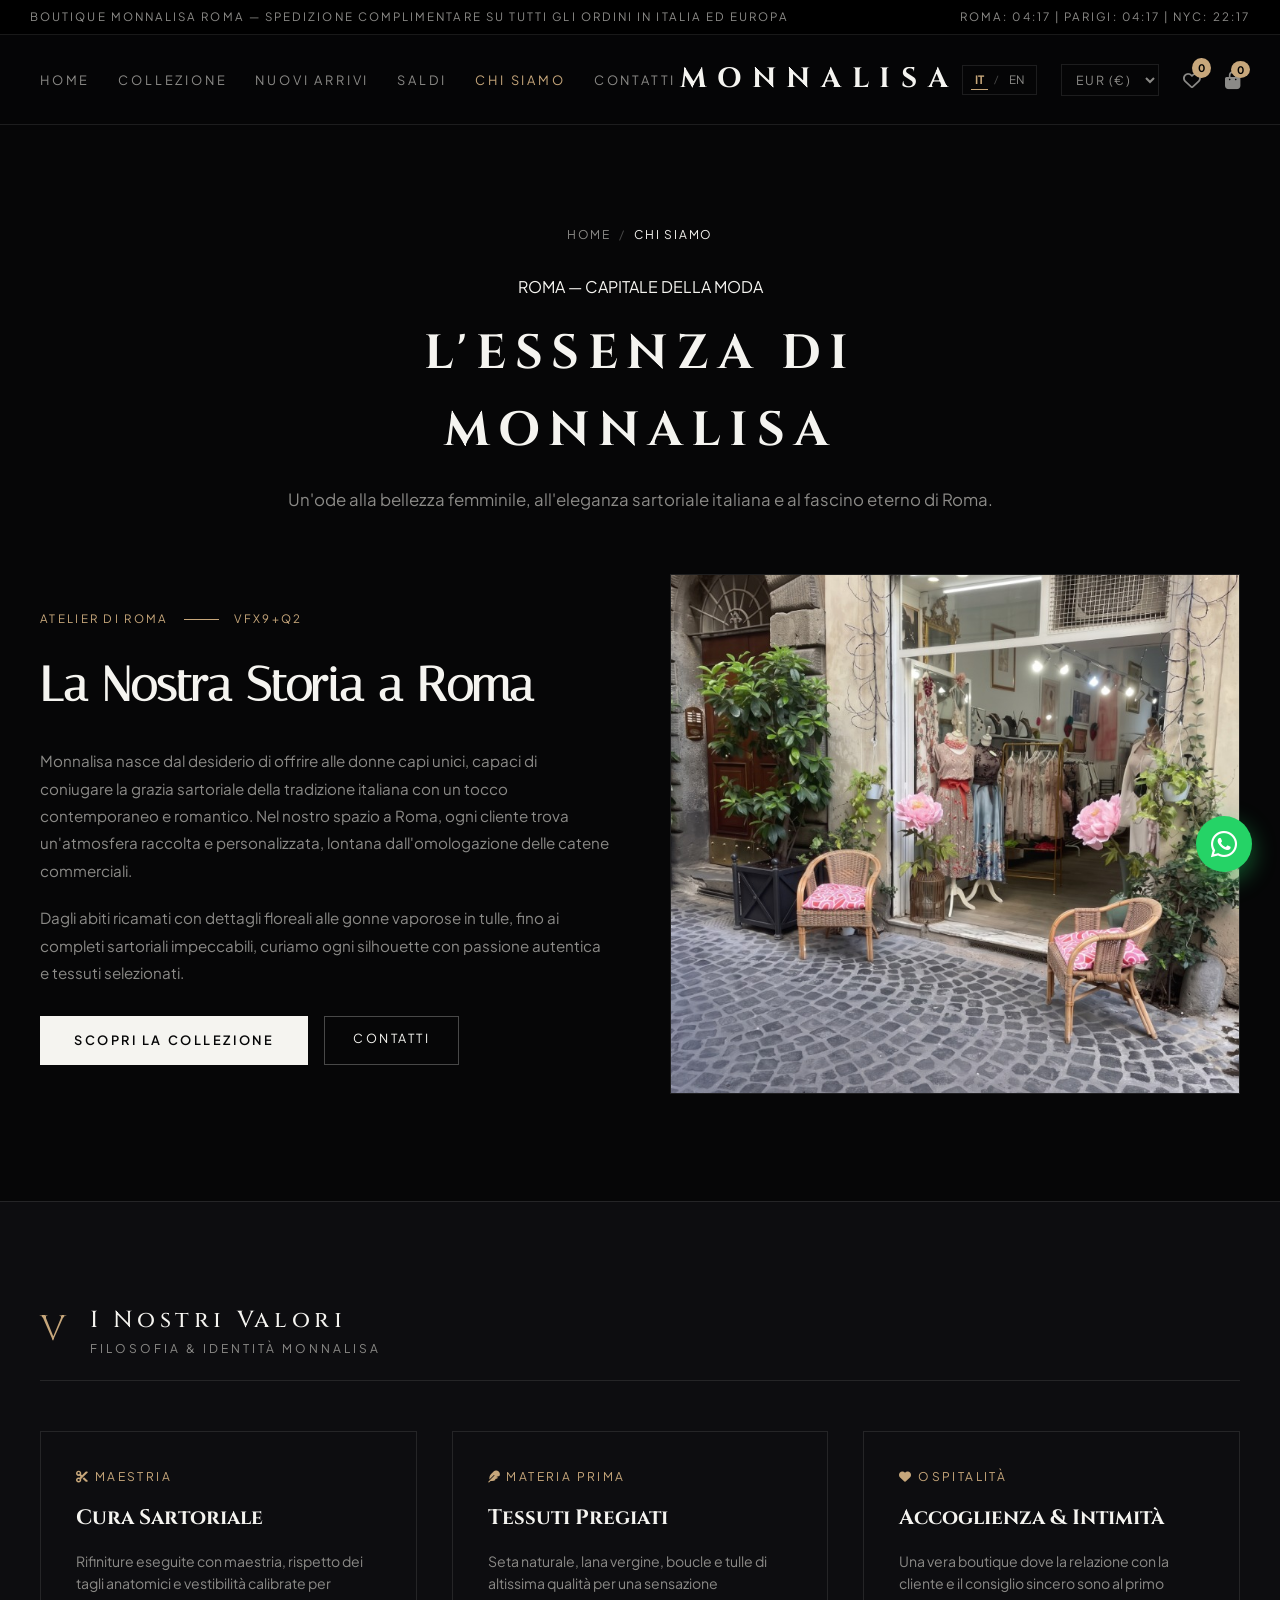
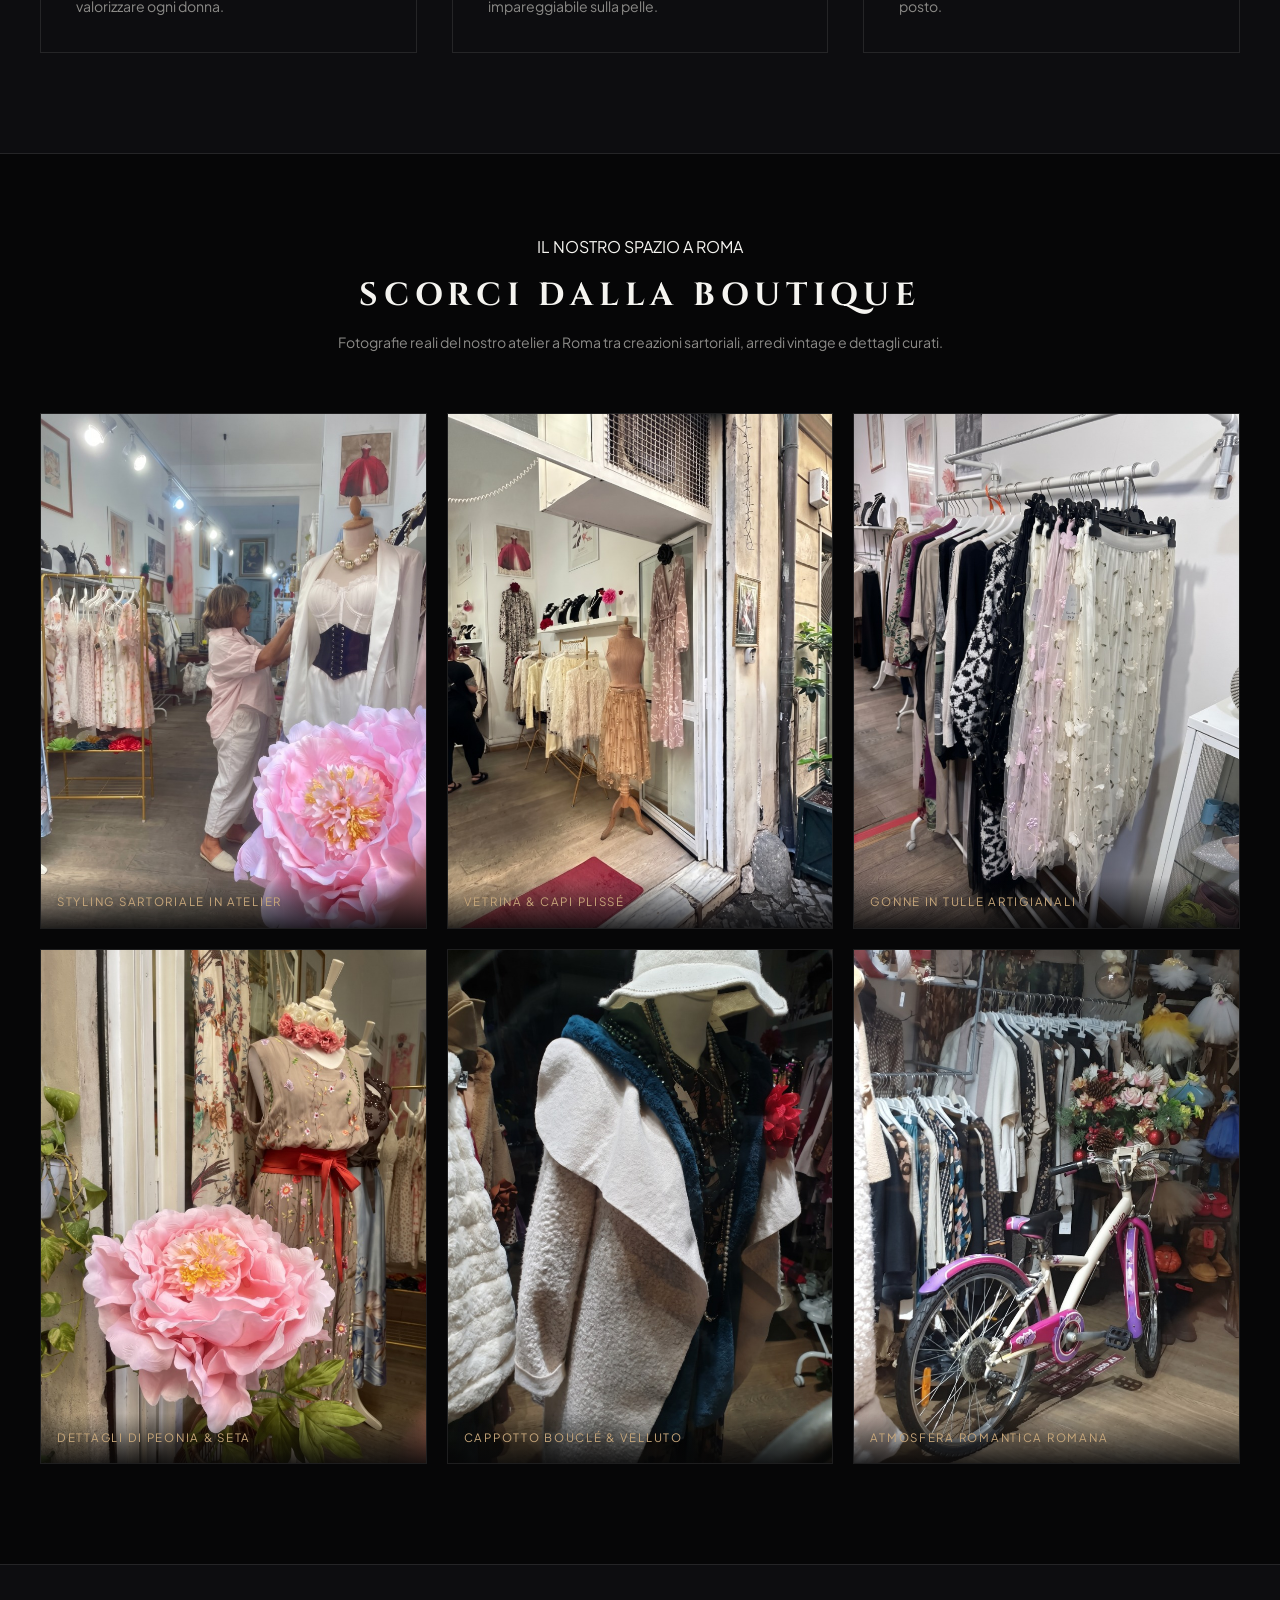
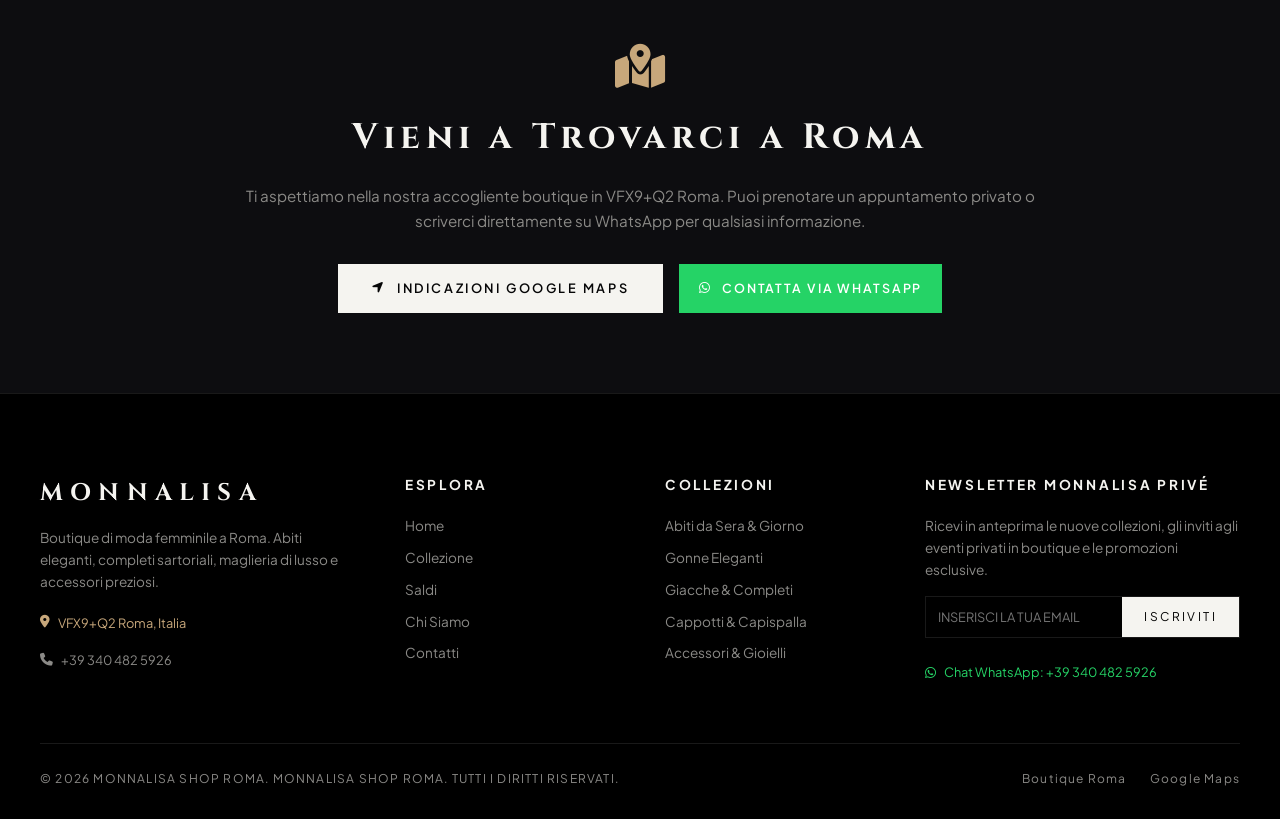
<file: about.html>
<!DOCTYPE html>
<html lang="it">
<head>
  <meta charset="UTF-8" />
  <meta name="viewport" content="width=device-width, initial-scale=1.0" />
  <title>Chi Siamo — MONNALISA Roma | Storia & Atelier</title>
  <meta name="description" content="Scopri l'essenza di Monnalisa a Roma: boutique di moda femminile, maestria sartoriale, tessuti pregiati e atmosfera intima." />
  
  <!-- Google Fonts: Luxury Editorial Serifs & Modern Sans -->
  <link rel="preconnect" href="https://fonts.googleapis.com">
  <link rel="preconnect" href="https://fonts.gstatic.com" crossorigin>
  <link href="https://fonts.googleapis.com/css2?family=Cinzel:wght@400;500;600;700&family=Italiana&family=Plus+Jakarta+Sans:wght@200;300;400;500;600&display=swap" rel="stylesheet">
  
  <!-- Font Awesome Icons -->
  <link rel="stylesheet" href="https://cdnjs.cloudflare.com/ajax/libs/font-awesome/6.5.1/css/all.min.css" />

  <!-- Stylesheet -->
  <link rel="stylesheet" href="./css/main.css" />
</head>
<body>

  <!-- Announcement Bar with Live Clocks -->
  <aside class="announcement-bar">
    <div class="announcement-track">
      <span data-i18n="announcement_text">BOUTIQUE MONNALISA ROMA — SPEDIZIONE COMPLIMENTARE SU TUTTI GLI ORDINI IN ITALIA ED EUROPA</span>
      <span class="live-clocks">
        <span data-i18n="announcement_clock">ROMA</span>: <span id="rome-time">--:--</span> | 
        PARIGI: <span id="paris-time">--:--</span> | 
        NYC: <span id="nyc-time">--:--</span>
      </span>
    </div>
  </aside>

  <!-- Sticky Luxury Header -->
  <header class="site-header" id="navbar">
    <div class="header-inner">
      <nav class="nav-left">
        <a href="index.html" class="nav-link" data-i18n="nav_home">Home</a>
        <a href="shop.html" class="nav-link" data-i18n="nav_shop">Collezione</a>
        <a href="shop.html?filter=new" class="nav-link" data-i18n="nav_new">Nuovi Arrivi</a>
        <a href="sale.html" class="nav-link" data-i18n="nav_sale">Saldi</a>
        <a href="about.html" class="nav-link active" data-i18n="nav_about">Chi Siamo</a>
        <a href="contact.html" class="nav-link" data-i18n="nav_contact">Contatti</a>
      </nav>

      <div class="brand-monogram">
        <a href="index.html">MONNALISA</a>
      </div>

      <div class="nav-right">
        <!-- Language Switcher -->
        <div class="lang-switch">
          <button class="lang-btn active" data-lang="it">IT</button>
          <span class="lang-divider">/</span>
          <button class="lang-btn" data-lang="en">EN</button>
        </div>

        <!-- Currency Selector -->
        <select class="currency-select" aria-label="Currency Selector">
          <option value="EUR">EUR (€)</option>
          <option value="USD">USD ($)</option>
          <option value="GBP">GBP (£)</option>
          <option value="JPY">JPY (¥)</option>
        </select>

        <!-- Wishlist Icon -->
        <a href="wishlist.html" class="icon-btn" aria-label="Wishlist">
          <i class="fa-regular fa-heart"></i>
          <span class="badge wishlist-count-badge">0</span>
        </a>

        <!-- Cart Trigger -->
        <button class="icon-btn cart-trigger" aria-label="Cart">
          <i class="fa-solid fa-bag-shopping"></i>
          <span class="badge cart-count-badge">0</span>
        </button>

        <!-- Mobile Menu Toggle Button -->
        <button class="mobile-toggle" id="mobile-menu-toggle" aria-label="Open Navigation">
          <i class="fa-solid fa-bars"></i>
        </button>
      </div>
    </div>
  </header>

  <!-- About Hero -->
  <section class="about-hero">
    <div class="breadcrumb" style="justify-content:center;">
      <a href="index.html" data-i18n="nav_home">Home</a>
      <span>/</span>
      <span class="current" data-i18n="nav_about">Chi Siamo</span>
    </div>
    <span class="collab-tag" data-i18n="hero_tag">ROMA — CAPITALE DELLA MODA</span>
    <h1 style="font-family:var(--font-serif); font-size:3rem; letter-spacing:0.18em; margin:16px 0;" data-i18n="about_title">
      L'ESSENZA DI MONNALISA
    </h1>
    <p style="color:var(--text-muted); font-size:1.05rem; line-height:1.7;" data-i18n="about_lead">
      Un'ode alla bellezza femminile, all'eleganza sartoriale italiana e al fascino eterno di Roma.
    </p>
  </section>

  <!-- Editorial Section 1: The Boutique & Story -->
  <section class="about-editorial-grid">
    <div>
      <span class="crafted-badge">
        <span>ATELIER DI ROMA</span>
        <span class="divider-line"></span>
        <span>VFX9+Q2</span>
      </span>
      <h2 style="font-family:var(--font-cursive); font-size:3rem; margin:18px 0 24px;" data-i18n="about_story_title">
        La Nostra Storia a Roma
      </h2>
      <p style="color:var(--text-muted); margin-bottom:20px; line-height:1.8; font-size:0.95rem;" data-i18n="about_story_p1">
        Monnalisa nasce dal desiderio di offrire alle donne capi unici, capaci di coniugare la grazia sartoriale della tradizione italiana con un tocco contemporaneo e romantico. Nel nostro spazio a Roma, ogni cliente trova un'atmosfera raccolta e personalizzata, lontana dall'omologazione delle catene commerciali.
      </p>
      <p style="color:var(--text-muted); margin-bottom:30px; line-height:1.8; font-size:0.95rem;" data-i18n="about_story_p2">
        Dagli abiti ricamati con dettagli floreali alle gonne vaporose in tulle, fino ai completi sartoriali impeccabili, curiamo ogni silhouette con passione autentica e tessuti selezionati.
      </p>
      <div style="display:flex; gap:16px; flex-wrap:wrap;">
        <a href="shop.html" class="solid-btn" data-i18n="hero_btn_shop">SCOPRI LA COLLEZIONE</a>
        <a href="contact.html" class="outline-btn" data-i18n="nav_contact">VIENI A TROVARCI</a>
      </div>
    </div>

    <div>
      <img src="images/boutique-facade-rome.jpg" alt="Boutique Monnalisa Roma Facciata" style="width:100%; height:520px; object-fit:cover; border:1px solid var(--border-subtle);" />
    </div>
  </section>

  <!-- Brand Philosophy / Values -->
  <section style="background:var(--bg-secondary); border-top:1px solid var(--border-subtle); border-bottom:1px solid var(--border-subtle); padding:100px 40px;">
    <div style="max-width:1600px; margin:0 auto;">
      <div class="section-header">
        <div class="sec-meta">
          <span class="roman-numeral">V</span>
          <div>
            <h2 class="sec-title" data-i18n="about_values_title">I NOSTRI VALORI</h2>
            <span class="sec-subtitle">FILOSOFIA & IDENTITÀ MONNALISA</span>
          </div>
        </div>
      </div>

      <div style="display:grid; grid-template-columns:repeat(auto-fit, minmax(300px, 1fr)); gap:35px;">
        <div class="press-card">
          <span class="press-source"><i class="fa-solid fa-scissors"></i> MAESTRIA</span>
          <h3 style="font-family:var(--font-serif); font-size:1.3rem; margin-bottom:14px;" data-i18n="val_craft_title">Cura Sartoriale</h3>
          <p style="color:var(--text-muted); font-size:0.88rem; line-height:1.6;" data-i18n="val_craft_desc">
            Rifiniture eseguite con maestria, rispetto dei tagli anatomici e vestibilità calibrate per valorizzare ogni donna.
          </p>
        </div>

        <div class="press-card">
          <span class="press-source"><i class="fa-solid fa-feather"></i> MATERIA PRIMA</span>
          <h3 style="font-family:var(--font-serif); font-size:1.3rem; margin-bottom:14px;" data-i18n="val_fabrics_title">Tessuti Pregiati</h3>
          <p style="color:var(--text-muted); font-size:0.88rem; line-height:1.6;" data-i18n="val_fabrics_desc">
            Seta naturale, lana vergine, boucle e tulle di altissima qualità per una sensazione impareggiabile sulla pelle.
          </p>
        </div>

        <div class="press-card">
          <span class="press-source"><i class="fa-solid fa-heart"></i> OSPITALITÀ</span>
          <h3 style="font-family:var(--font-serif); font-size:1.3rem; margin-bottom:14px;" data-i18n="val_boutique_title">Accoglienza & Intimità</h3>
          <p style="color:var(--text-muted); font-size:0.88rem; line-height:1.6;" data-i18n="val_boutique_desc">
            Una vera boutique dove la relazione con la cliente e il consiglio sincero sono al primo posto.
          </p>
        </div>
      </div>
    </div>
  </section>

  <!-- Rome Boutique Authentic Photo Mosaic -->
  <section>
    <div style="text-align:center; max-width:750px; margin:80px auto 30px; padding:0 20px;">
      <span class="collab-tag">IL NOSTRO SPAZIO A ROMA</span>
      <h2 style="font-family:var(--font-serif); font-size:2rem; letter-spacing:0.18em; margin:10px 0;">SCORCI DALLA BOUTIQUE</h2>
      <p style="color:var(--text-muted); font-size:0.88rem;">Fotografie reali del nostro atelier a Roma tra creazioni sartoriali, arredi vintage e dettagli curati.</p>
    </div>

    <div class="about-gallery-mosaic">
      <div class="mosaic-item">
        <img src="images/curator-styling-boutique.jpg" alt="Curatrice e Stilista Monnalisa" />
        <div class="mosaic-caption">Styling Sartoriale in Atelier</div>
      </div>
      <div class="mosaic-item">
        <img src="images/boutique-entrance-mannequin.jpg" alt="Ingresso Boutique Roma" />
        <div class="mosaic-caption">Vetrina & Capi Plissé</div>
      </div>
      <div class="mosaic-item">
        <img src="images/tulle-floral-skirts-rack.jpg" alt="Gonne in Tulle con Petali 3D" />
        <div class="mosaic-caption">Gonne in Tulle Artigianali</div>
      </div>
      <div class="mosaic-item">
        <img src="images/couture-embroidered-peony.jpg" alt="Abito Ricamato Peonia" />
        <div class="mosaic-caption">Dettagli di Peonia & Seta</div>
      </div>
      <div class="mosaic-item">
        <img src="images/atelier-textured-coat-mannequin.jpg" alt="Cappotto Bouclé Roma" />
        <div class="mosaic-caption">Cappotto Bouclé & Velluto</div>
      </div>
      <div class="mosaic-item">
        <img src="images/boutique-bicycle-interior.jpg" alt="Bicicletta e arredi interni" />
        <div class="mosaic-caption">Atmosfera Romantica Romana</div>
      </div>
    </div>
  </section>

  <!-- Location Callout Section -->
  <section style="background:var(--bg-secondary); border-top:1px solid var(--border-subtle); padding:80px 40px; text-align:center;">
    <div style="max-width:800px; margin:0 auto;">
      <i class="fa-solid fa-map-location-dot" style="font-size:2.8rem; color:var(--accent-gold); margin-bottom:20px;"></i>
      <h2 style="font-family:var(--font-serif); font-size:2.2rem; letter-spacing:0.15em; margin-bottom:16px;">Vieni a Trovarci a Roma</h2>
      <p style="color:var(--text-muted); font-size:0.95rem; line-height:1.7; margin-bottom:30px;">
        Ti aspettiamo nella nostra accogliente boutique in VFX9+Q2 Roma. Puoi prenotare un appuntamento privato o scriverci direttamente su WhatsApp per qualsiasi informazione.
      </p>
      <div style="display:flex; justify-content:center; gap:16px; flex-wrap:wrap;">
        <a href="https://maps.app.goo.gl/5teJvapkdo6K3t237" target="_blank" rel="noopener" class="solid-btn">
          <i class="fa-solid fa-location-arrow"></i> INDICAZIONI GOOGLE MAPS
        </a>
        <a href="https://wa.me/393404825926" target="_blank" rel="noopener" class="whatsapp-inquire-btn">
          <i class="fa-brands fa-whatsapp"></i> CONTATTA VIA WHATSAPP
        </a>
      </div>
    </div>
  </section>

  <!-- Luxury Footer -->
  <footer class="site-footer">
    <div class="footer-top">
      <div class="footer-col brand-col">
        <h2 class="footer-logo">MONNALISA</h2>
        <p data-i18n="footer_desc">Boutique di moda femminile a Roma. Abiti eleganti, completi sartoriali, maglieria di lusso e accessori preziosi.</p>
        <div style="margin-bottom:12px;">
          <a href="https://maps.app.goo.gl/5teJvapkdo6K3t237" target="_blank" rel="noopener" style="color:var(--accent-gold); font-size:0.8rem; display:inline-flex; align-items:center; gap:8px;">
            <i class="fa-solid fa-location-dot"></i> VFX9+Q2 Roma, Italia
          </a>
        </div>
        <div>
          <a href="tel:+393404825926" style="color:var(--text-muted); font-size:0.8rem; display:inline-flex; align-items:center; gap:8px;">
            <i class="fa-solid fa-phone"></i> +39 340 482 5926
          </a>
        </div>
      </div>

      <div class="footer-col">
        <h4 class="col-title" data-i18n="footer_col_nav">Esplora</h4>
        <ul>
          <li><a href="index.html" data-i18n="nav_home">Home</a></li>
          <li><a href="shop.html" data-i18n="nav_shop">Collezione</a></li>
          <li><a href="sale.html" data-i18n="nav_sale">Saldi & Offerte</a></li>
          <li><a href="about.html" data-i18n="nav_about">Chi Siamo</a></li>
          <li><a href="contact.html" data-i18n="nav_contact">Contatti</a></li>
        </ul>
      </div>

      <div class="footer-col">
        <h4 class="col-title" data-i18n="footer_col_categories">Collezioni</h4>
        <ul>
          <li><a href="shop.html?cat=dresses" data-i18n="cat_dresses">Abiti da Sera & Giorno</a></li>
          <li><a href="shop.html?cat=skirts" data-i18n="cat_skirts">Gonne Eleganti</a></li>
          <li><a href="shop.html?cat=jackets" data-i18n="cat_jackets">Giacche & Sartoria</a></li>
          <li><a href="shop.html?cat=outerwear" data-i18n="cat_outerwear">Cappotti & Capispalla</a></li>
          <li><a href="shop.html?cat=accessories" data-i18n="cat_accessories">Accessori & Gioielli</a></li>
        </ul>
      </div>

      <div class="footer-col newsletter-col">
        <h4 class="col-title" data-i18n="newsletter_title">Newsletter Monnalisa Privé</h4>
        <p data-i18n="newsletter_desc">Ricevi in anteprima le nuove collezioni, gli inviti agli eventi privati in boutique e le promozioni esclusive.</p>
        <form class="subscribe-box newsletter-form">
          <input type="email" placeholder="LA TUA EMAIL" data-i18n-placeholder="newsletter_placeholder" required />
          <button type="submit" class="subscribe-btn" data-i18n="newsletter_btn">ISCRIVITI</button>
        </form>
        <div style="margin-top:20px;">
          <a href="https://wa.me/393404825926" target="_blank" rel="noopener" style="color:#25d366; font-size:0.8rem; display:inline-flex; align-items:center; gap:8px;">
            <i class="fa-brands fa-whatsapp"></i> Chat WhatsApp: +39 340 482 5926
          </a>
        </div>
      </div>
    </div>

    <div class="footer-bottom">
      <p>&copy; 2026 MONNALISA SHOP ROMA. <span data-i18n="footer_rights">TUTTI I DIRITTI RISERVATI.</span></p>
      <div class="legal-links">
        <a href="contact.html">Boutique Roma</a>
        <a href="https://maps.app.goo.gl/5teJvapkdo6K3t237" target="_blank" rel="noopener">Google Maps</a>
      </div>
    </div>
  </footer>

  <!-- Slide-out Shopping Bag Drawer -->
  <div class="cart-drawer-backdrop" id="cart-backdrop"></div>
  <aside class="cart-drawer" id="cart-drawer">
    <div class="drawer-header">
      <h3><span data-i18n="cart_title">IL TUO CARRELLO</span> (<span id="cart-items-count">0</span>)</h3>
      <button class="close-drawer-btn" id="close-cart-btn">&times;</button>
    </div>
    <div class="drawer-body" id="cart-items-list">
      <div class="empty-cart-msg" data-i18n="cart_empty">Il tuo carrello è attualmente vuoto.</div>
    </div>
    <div class="drawer-footer">
      <div class="cart-subtotal">
        <span data-i18n="cart_subtotal">Subtotale</span>
        <span id="cart-total-price">€ 0.00</span>
      </div>
      <button class="checkout-btn" id="checkout-btn" data-i18n="cart_checkout_btn">PROCEDI ALL'ACQUISTO</button>
      <div style="margin-top:10px; text-align:center;">
        <a href="cart.html" style="font-size:0.75rem; color:var(--accent-gold); text-decoration:underline;">Vedi Pagina Carrello Completa</a>
      </div>
    </div>
  </aside>

  <!-- Mobile Navigation Drawer -->
  <div class="mobile-nav-backdrop" id="mobile-nav-backdrop"></div>
  <aside class="mobile-nav-drawer" id="mobile-nav-drawer">
    <div class="mobile-nav-header">
      <div class="brand-monogram">
        <a href="index.html">MONNALISA</a>
      </div>
      <button class="mobile-close-btn" id="mobile-nav-close">&times;</button>
    </div>
    <div class="mobile-nav-links">
      <a href="index.html" class="mobile-nav-link" data-i18n="nav_home">Home</a>
      <a href="shop.html" class="mobile-nav-link" data-i18n="nav_shop">Collezione</a>
      <a href="shop.html?filter=new" class="mobile-nav-link" data-i18n="nav_new">Nuovi Arrivi</a>
      <a href="sale.html" class="mobile-nav-link" data-i18n="nav_sale">Saldi & Offerte</a>
      <a href="about.html" class="mobile-nav-link active" data-i18n="nav_about">Chi Siamo</a>
      <a href="contact.html" class="mobile-nav-link" data-i18n="nav_contact">Contatti</a>
      <a href="wishlist.html" class="mobile-nav-link" data-i18n="nav_wishlist">I Tuoi Preferiti</a>
      <a href="cart.html" class="mobile-nav-link" data-i18n="nav_cart">Il Tuo Carrello</a>
    </div>
    <div class="mobile-nav-footer">
      <div style="display:flex; justify-content:space-between; align-items:center;">
        <span style="font-size:0.75rem; color:var(--text-muted);" data-i18n="nav_lang">Lingua:</span>
        <div class="lang-switch">
          <button class="lang-btn active" data-lang="it">IT</button>
          <span class="lang-divider">/</span>
          <button class="lang-btn" data-lang="en">EN</button>
        </div>
      </div>
      <a href="https://wa.me/393404825926" target="_blank" rel="noopener" class="whatsapp-inquire-btn" style="width:100%;">
        <i class="fa-brands fa-whatsapp"></i> WhatsApp Roma
      </a>
    </div>
  </aside>

  <!-- Checkout Demo Modal -->
  <div class="modal-backdrop" id="checkout-demo-modal">
    <div class="modal-card" style="max-width:650px;">
      <button class="modal-close-btn">&times;</button>
      <div id="checkout-demo-content"></div>
    </div>
  </div>

  <!-- Floating WhatsApp Action Button -->
  <a href="https://wa.me/393404825926" id="floating-whatsapp-btn" class="floating-whatsapp" target="_blank" rel="noopener" aria-label="WhatsApp Monnalisa Roma">
    <i class="fa-brands fa-whatsapp"></i>
    <span class="floating-whatsapp-tooltip">Chatta con Monnalisa Roma</span>
  </a>

  <!-- Toast Notification Wrapper -->
  <div id="toast-container" class="toast-container"></div>

  <!-- Scripts -->
  <script src="./Script/data.js"></script>
  <script src="./Script/app.js"></script>
</body>
</html>
</file>
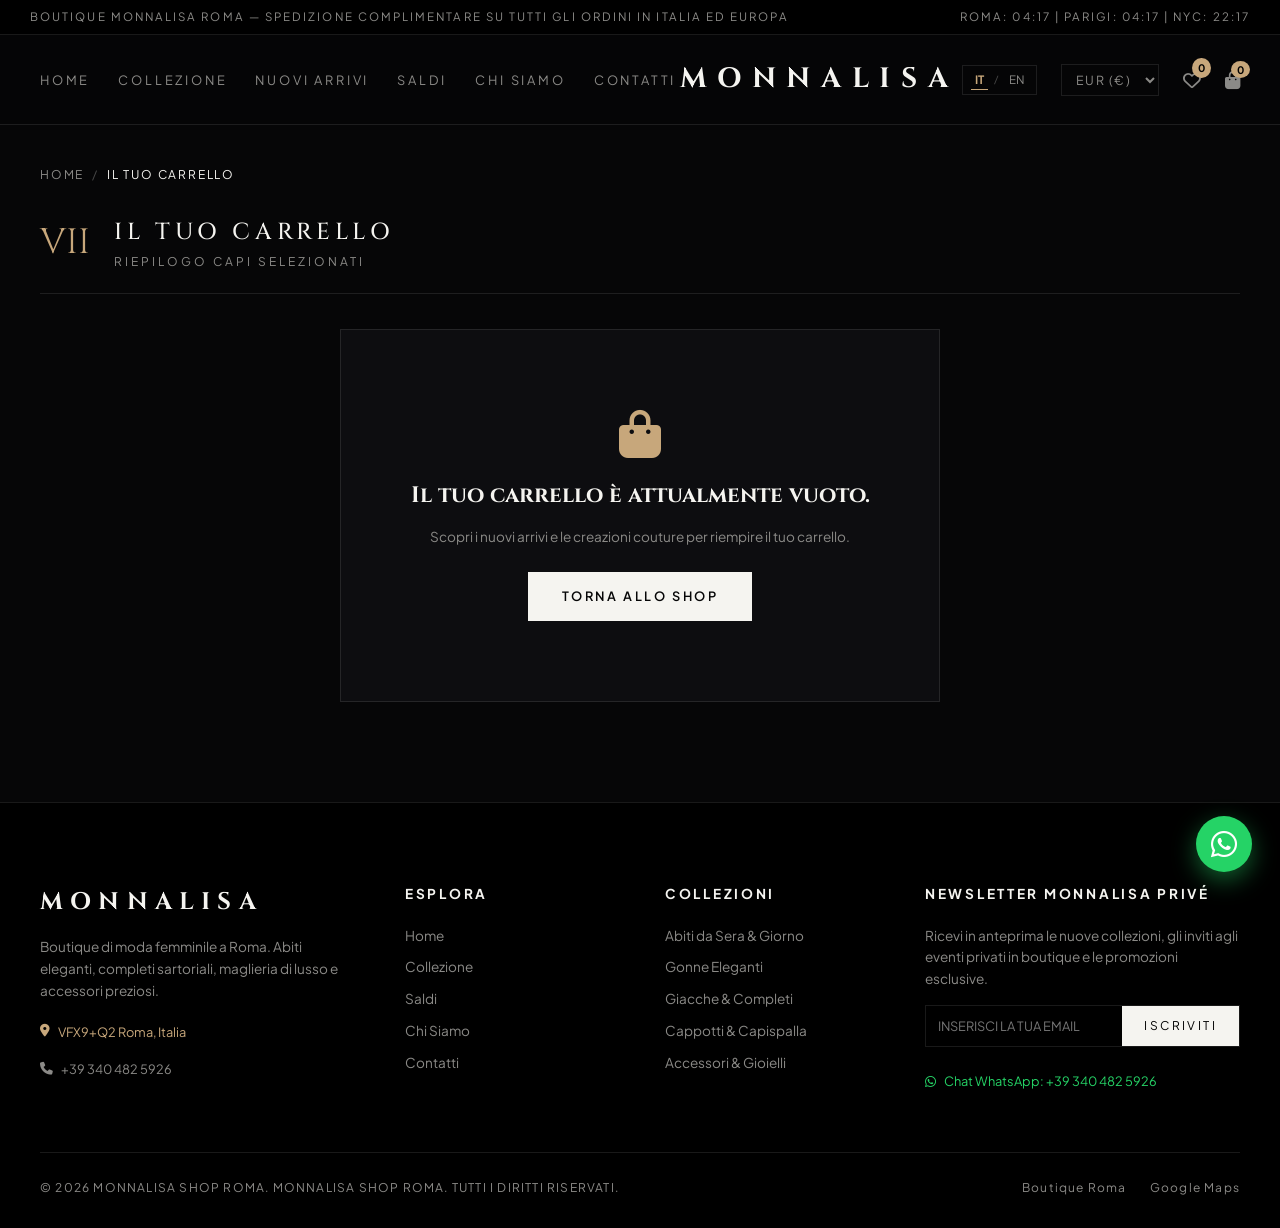
<file: cart.html>
<!DOCTYPE html>
<html lang="it">
<head>
  <meta charset="UTF-8" />
  <meta name="viewport" content="width=device-width, initial-scale=1.0" />
  <title>Il Tuo Carrello — MONNALISA Roma | Shopping Bag</title>
  
  <!-- Google Fonts: Luxury Editorial Serifs & Modern Sans -->
  <link rel="preconnect" href="https://fonts.googleapis.com">
  <link rel="preconnect" href="https://fonts.gstatic.com" crossorigin>
  <link href="https://fonts.googleapis.com/css2?family=Cinzel:wght@400;500;600;700&family=Italiana&family=Plus+Jakarta+Sans:wght@200;300;400;500;600&display=swap" rel="stylesheet">
  
  <!-- Font Awesome Icons -->
  <link rel="stylesheet" href="https://cdnjs.cloudflare.com/ajax/libs/font-awesome/6.5.1/css/all.min.css" />

  <!-- Stylesheet -->
  <link rel="stylesheet" href="./css/main.css" />
</head>
<body>

  <!-- Announcement Bar with Live Clocks -->
  <aside class="announcement-bar">
    <div class="announcement-track">
      <span data-i18n="announcement_text">BOUTIQUE MONNALISA ROMA — SPEDIZIONE COMPLIMENTARE SU TUTTI GLI ORDINI IN ITALIA ED EUROPA</span>
      <span class="live-clocks">
        <span data-i18n="announcement_clock">ROMA</span>: <span id="rome-time">--:--</span> | 
        PARIGI: <span id="paris-time">--:--</span> | 
        NYC: <span id="nyc-time">--:--</span>
      </span>
    </div>
  </aside>

  <!-- Sticky Luxury Header -->
  <header class="site-header" id="navbar">
    <div class="header-inner">
      <nav class="nav-left">
        <a href="index.html" class="nav-link" data-i18n="nav_home">Home</a>
        <a href="shop.html" class="nav-link" data-i18n="nav_shop">Collezione</a>
        <a href="shop.html?filter=new" class="nav-link" data-i18n="nav_new">Nuovi Arrivi</a>
        <a href="sale.html" class="nav-link" data-i18n="nav_sale">Saldi</a>
        <a href="about.html" class="nav-link" data-i18n="nav_about">Chi Siamo</a>
        <a href="contact.html" class="nav-link" data-i18n="nav_contact">Contatti</a>
      </nav>

      <div class="brand-monogram">
        <a href="index.html">MONNALISA</a>
      </div>

      <div class="nav-right">
        <!-- Language Switcher -->
        <div class="lang-switch">
          <button class="lang-btn active" data-lang="it">IT</button>
          <span class="lang-divider">/</span>
          <button class="lang-btn" data-lang="en">EN</button>
        </div>

        <!-- Currency Selector -->
        <select class="currency-select" aria-label="Currency Selector">
          <option value="EUR">EUR (€)</option>
          <option value="USD">USD ($)</option>
          <option value="GBP">GBP (£)</option>
          <option value="JPY">JPY (¥)</option>
        </select>

        <!-- Wishlist Icon -->
        <a href="wishlist.html" class="icon-btn" aria-label="Wishlist">
          <i class="fa-regular fa-heart"></i>
          <span class="badge wishlist-count-badge">0</span>
        </a>

        <!-- Cart Trigger -->
        <button class="icon-btn cart-trigger" aria-label="Cart">
          <i class="fa-solid fa-bag-shopping"></i>
          <span class="badge cart-count-badge">0</span>
        </button>

        <!-- Mobile Menu Toggle Button -->
        <button class="mobile-toggle" id="mobile-menu-toggle" aria-label="Open Navigation">
          <i class="fa-solid fa-bars"></i>
        </button>
      </div>
    </div>
  </header>

  <!-- Dedicated Cart Page Container -->
  <main class="cart-page-section" id="cart-page-container">
    <div class="breadcrumb">
      <a href="index.html" data-i18n="nav_home">Home</a>
      <span>/</span>
      <span class="current" data-i18n="cart_title">Il Tuo Carrello</span>
    </div>

    <div class="section-header" style="margin-bottom:35px;">
      <div class="sec-meta">
        <span class="roman-numeral">VII</span>
        <div>
          <h1 class="sec-title" data-i18n="cart_title">IL TUO CARRELLO</h1>
          <span class="sec-subtitle">RIEPILOGO CAPI SELEZIONATI</span>
        </div>
      </div>
      <button class="reset-filter-btn" onclick="MonnalisaApp.clearCart()" id="clear-cart-btn" data-i18n="cart_clear">
        <i class="fa-solid fa-trash-can"></i> Svuota Carrello
      </button>
    </div>

    <!-- Active Cart View -->
    <div id="cart-content-view">
      <!-- Injected via JavaScript -->
    </div>
  </main>

  <!-- Luxury Footer -->
  <footer class="site-footer">
    <div class="footer-top">
      <div class="footer-col brand-col">
        <h2 class="footer-logo">MONNALISA</h2>
        <p data-i18n="footer_desc">Boutique di moda femminile a Roma. Abiti eleganti, completi sartoriali, maglieria di lusso e accessori preziosi.</p>
        <div style="margin-bottom:12px;">
          <a href="https://maps.app.goo.gl/5teJvapkdo6K3t237" target="_blank" rel="noopener" style="color:var(--accent-gold); font-size:0.8rem; display:inline-flex; align-items:center; gap:8px;">
            <i class="fa-solid fa-location-dot"></i> VFX9+Q2 Roma, Italia
          </a>
        </div>
        <div>
          <a href="tel:+393404825926" style="color:var(--text-muted); font-size:0.8rem; display:inline-flex; align-items:center; gap:8px;">
            <i class="fa-solid fa-phone"></i> +39 340 482 5926
          </a>
        </div>
      </div>

      <div class="footer-col">
        <h4 class="col-title" data-i18n="footer_col_nav">Esplora</h4>
        <ul>
          <li><a href="index.html" data-i18n="nav_home">Home</a></li>
          <li><a href="shop.html" data-i18n="nav_shop">Collezione</a></li>
          <li><a href="sale.html" data-i18n="nav_sale">Saldi & Offerte</a></li>
          <li><a href="about.html" data-i18n="nav_about">Chi Siamo</a></li>
          <li><a href="contact.html" data-i18n="nav_contact">Contatti</a></li>
        </ul>
      </div>

      <div class="footer-col">
        <h4 class="col-title" data-i18n="footer_col_categories">Collezioni</h4>
        <ul>
          <li><a href="shop.html?cat=dresses" data-i18n="cat_dresses">Abiti da Sera & Giorno</a></li>
          <li><a href="shop.html?cat=skirts" data-i18n="cat_skirts">Gonne Eleganti</a></li>
          <li><a href="shop.html?cat=jackets" data-i18n="cat_jackets">Giacche & Sartoria</a></li>
          <li><a href="shop.html?cat=outerwear" data-i18n="cat_outerwear">Cappotti & Capispalla</a></li>
          <li><a href="shop.html?cat=accessories" data-i18n="cat_accessories">Accessori & Gioielli</a></li>
        </ul>
      </div>

      <div class="footer-col newsletter-col">
        <h4 class="col-title" data-i18n="newsletter_title">Newsletter Monnalisa Privé</h4>
        <p data-i18n="newsletter_desc">Ricevi in anteprima le nuove collezioni, gli inviti agli eventi privati in boutique e le promozioni esclusive.</p>
        <form class="subscribe-box newsletter-form">
          <input type="email" placeholder="LA TUA EMAIL" data-i18n-placeholder="newsletter_placeholder" required />
          <button type="submit" class="subscribe-btn" data-i18n="newsletter_btn">ISCRIVITI</button>
        </form>
        <div style="margin-top:20px;">
          <a href="https://wa.me/393404825926" target="_blank" rel="noopener" style="color:#25d366; font-size:0.8rem; display:inline-flex; align-items:center; gap:8px;">
            <i class="fa-brands fa-whatsapp"></i> Chat WhatsApp: +39 340 482 5926
          </a>
        </div>
      </div>
    </div>

    <div class="footer-bottom">
      <p>&copy; 2026 MONNALISA SHOP ROMA. <span data-i18n="footer_rights">TUTTI I DIRITTI RISERVATI.</span></p>
      <div class="legal-links">
        <a href="contact.html">Boutique Roma</a>
        <a href="https://maps.app.goo.gl/5teJvapkdo6K3t237" target="_blank" rel="noopener">Google Maps</a>
      </div>
    </div>
  </footer>

  <!-- Slide-out Shopping Bag Drawer -->
  <div class="cart-drawer-backdrop" id="cart-backdrop"></div>
  <aside class="cart-drawer" id="cart-drawer">
    <div class="drawer-header">
      <h3><span data-i18n="cart_title">IL TUO CARRELLO</span> (<span id="cart-items-count">0</span>)</h3>
      <button class="close-drawer-btn" id="close-cart-btn">&times;</button>
    </div>
    <div class="drawer-body" id="cart-items-list">
      <div class="empty-cart-msg" data-i18n="cart_empty">Il tuo carrello è attualmente vuoto.</div>
    </div>
    <div class="drawer-footer">
      <div class="cart-subtotal">
        <span data-i18n="cart_subtotal">Subtotale</span>
        <span id="cart-total-price">€ 0.00</span>
      </div>
      <button class="checkout-btn" id="checkout-btn" data-i18n="cart_checkout_btn">PROCEDI ALL'ACQUISTO</button>
    </div>
  </aside>

  <!-- Mobile Navigation Drawer -->
  <div class="mobile-nav-backdrop" id="mobile-nav-backdrop"></div>
  <aside class="mobile-nav-drawer" id="mobile-nav-drawer">
    <div class="mobile-nav-header">
      <div class="brand-monogram">
        <a href="index.html">MONNALISA</a>
      </div>
      <button class="mobile-close-btn" id="mobile-nav-close">&times;</button>
    </div>
    <div class="mobile-nav-links">
      <a href="index.html" class="mobile-nav-link" data-i18n="nav_home">Home</a>
      <a href="shop.html" class="mobile-nav-link" data-i18n="nav_shop">Collezione</a>
      <a href="shop.html?filter=new" class="mobile-nav-link" data-i18n="nav_new">Nuovi Arrivi</a>
      <a href="sale.html" class="mobile-nav-link" data-i18n="nav_sale">Saldi & Offerte</a>
      <a href="about.html" class="mobile-nav-link" data-i18n="nav_about">Chi Siamo</a>
      <a href="contact.html" class="mobile-nav-link" data-i18n="nav_contact">Contatti</a>
      <a href="wishlist.html" class="mobile-nav-link" data-i18n="nav_wishlist">I Tuoi Preferiti</a>
      <a href="cart.html" class="mobile-nav-link active" data-i18n="nav_cart">Il Tuo Carrello</a>
    </div>
    <div class="mobile-nav-footer">
      <div style="display:flex; justify-content:space-between; align-items:center;">
        <span style="font-size:0.75rem; color:var(--text-muted);" data-i18n="nav_lang">Lingua:</span>
        <div class="lang-switch">
          <button class="lang-btn active" data-lang="it">IT</button>
          <span class="lang-divider">/</span>
          <button class="lang-btn" data-lang="en">EN</button>
        </div>
      </div>
      <a href="https://wa.me/393404825926" target="_blank" rel="noopener" class="whatsapp-inquire-btn" style="width:100%;">
        <i class="fa-brands fa-whatsapp"></i> WhatsApp Roma
      </a>
    </div>
  </aside>

  <!-- Checkout Demo Modal -->
  <div class="modal-backdrop" id="checkout-demo-modal">
    <div class="modal-card" style="max-width:650px;">
      <button class="modal-close-btn">&times;</button>
      <div id="checkout-demo-content"></div>
    </div>
  </div>

  <!-- Floating WhatsApp Action Button -->
  <a href="https://wa.me/393404825926" id="floating-whatsapp-btn" class="floating-whatsapp" target="_blank" rel="noopener" aria-label="WhatsApp Monnalisa Roma">
    <i class="fa-brands fa-whatsapp"></i>
    <span class="floating-whatsapp-tooltip">Chatta con Monnalisa Roma</span>
  </a>

  <!-- Toast Notification Wrapper -->
  <div id="toast-container" class="toast-container"></div>

  <!-- Scripts -->
  <script src="./Script/data.js"></script>
  <script src="./Script/app.js"></script>

  <!-- Dedicated Cart Controller -->
  <script>
    function renderCartPage() {
      const container = document.getElementById("cart-content-view");
      const clearBtn = document.getElementById("clear-cart-btn");
      if (!container) return;

      if (MonnalisaApp.cart.length === 0) {
        if (clearBtn) clearBtn.style.display = "none";
        container.innerHTML = `
          <div class="wishlist-empty-box">
            <i class="fa-solid fa-bag-shopping"></i>
            <h3 style="font-family:var(--font-serif); font-size:1.4rem; margin-bottom:12px;">${MonnalisaApp.t("cart_empty")}</h3>
            <p style="color:var(--text-muted); font-size:0.85rem; margin-bottom:25px;">
              ${MonnalisaApp.lang === "en" ? "Explore our latest arrivals and archival dresses to fill your shopping bag." : "Scopri i nuovi arrivi e le creazioni couture per riempire il tuo carrello."}
            </p>
            <a href="shop.html" class="solid-btn">${MonnalisaApp.t("cart_continue")}</a>
          </div>
        `;
        return;
      }

      if (clearBtn) clearBtn.style.display = "inline-flex";

      let totalEUR = 0;
      let itemsRows = "";

      MonnalisaApp.cart.forEach((item, idx) => {
        const itemTotal = item.priceEUR * item.qty;
        totalEUR += itemTotal;
        const title = MonnalisaApp.lang === "en" ? item.title_en : item.title_it;

        itemsRows += `
          <tr>
            <td>
              <div class="cart-prod-cell">
                <img src="${item.img}" alt="${title}" />
                <div>
                  <h4 style="font-family:var(--font-serif); font-size:0.95rem; margin-bottom:4px;">
                    <a href="product-detail.html?id=${item.id}">${title}</a>
                  </h4>
                  <div style="font-size:0.75rem; color:var(--text-muted);">
                    Taglia: <strong style="color:var(--text-primary);">${item.selectedSize}</strong> | 
                    Colore: <strong style="color:var(--text-primary);">${item.selectedColor}</strong>
                  </div>
                  <span class="remove-item-btn" onclick="MonnalisaApp.removeFromCart(${idx})" style="margin-top:6px;">
                    <i class="fa-solid fa-trash-can"></i> Rimuovi
                  </span>
                </div>
              </div>
            </td>
            <td>
              <span style="font-size:0.9rem;">${MonnalisaApp.formatPrice(item.priceEUR)}</span>
            </td>
            <td>
              <div class="qty-control">
                <button class="qty-btn" onclick="MonnalisaApp.updateCartQty(${idx}, -1)">-</button>
                <span class="qty-number">${item.qty}</span>
                <button class="qty-btn" onclick="MonnalisaApp.updateCartQty(${idx}, 1)">+</button>
              </div>
            </td>
            <td style="text-align:right;">
              <span style="font-weight:600; color:var(--accent-gold); font-size:1rem;">${MonnalisaApp.formatPrice(itemTotal)}</span>
            </td>
          </tr>
        `;
      });

      container.innerHTML = `
        <div class="cart-layout">
          <!-- Left: Table of items -->
          <div>
            <table class="cart-table">
              <thead>
                <tr>
                  <th>Capo</th>
                  <th>Prezzo Unitario</th>
                  <th>Quantità</th>
                  <th style="text-align:right;">Totale</th>
                </tr>
              </thead>
              <tbody>
                ${itemsRows}
              </tbody>
            </table>

            <div style="display:flex; justify-content:space-between; margin-top:25px;">
              <a href="shop.html" class="outline-btn">&larr; ${MonnalisaApp.t("cart_continue")}</a>
            </div>
          </div>

          <!-- Right: Summary -->
          <div class="cart-order-summary">
            <h3 class="summary-heading">Riepilogo Ordine</h3>
            
            <div class="summary-row">
              <span>${MonnalisaApp.t("cart_subtotal")} (${MonnalisaApp.cart.length} capi)</span>
              <span>${MonnalisaApp.formatPrice(totalEUR)}</span>
            </div>
            
            <div class="summary-row">
              <span>${MonnalisaApp.t("cart_shipping")}</span>
              <span style="color:#25d366;">${MonnalisaApp.t("cart_shipping_free")}</span>
            </div>

            <div class="summary-row total">
              <span>${MonnalisaApp.t("cart_total")}</span>
              <span style="color:var(--accent-gold); font-size:1.3rem;">${MonnalisaApp.formatPrice(totalEUR)}</span>
            </div>

            <button class="solid-btn full-btn" style="margin-top:20px;" onclick="MonnalisaApp.openCheckoutDemo()">
              ${MonnalisaApp.t("cart_checkout_btn")}
            </button>

            <div class="demo-disclaimer">
              <i class="fa-solid fa-circle-info"></i> ${MonnalisaApp.t("cart_demo_alert")}
            </div>

            <div style="margin-top:25px; border-top:1px solid var(--border-subtle); padding-top:18px;">
              <h4 style="font-size:0.75rem; letter-spacing:0.15em; text-transform:uppercase; margin-bottom:8px; color:var(--text-muted);">
                Privilegi Atelier Roma
              </h4>
              <ul style="font-size:0.75rem; color:var(--text-muted); list-style:none; line-height:1.8;">
                <li><i class="fa-solid fa-check" style="color:var(--accent-gold); margin-right:6px;"></i> Confezione regalo Monnalisa Roma inclusa</li>
                <li><i class="fa-solid fa-check" style="color:var(--accent-gold); margin-right:6px;"></i> Consegna rapida tracciata con corriere</li>
                <li><i class="fa-solid fa-check" style="color:var(--accent-gold); margin-right:6px;"></i> Assistenza continua su WhatsApp</li>
              </ul>
            </div>
          </div>
        </div>
      `;
    }

    function onLanguageChange() {
      renderCartPage();
    }

    function onCurrencyChange() {
      renderCartPage();
    }

    document.addEventListener("DOMContentLoaded", () => {
      renderCartPage();
    });
  </script>
</body>
</html>
</file>
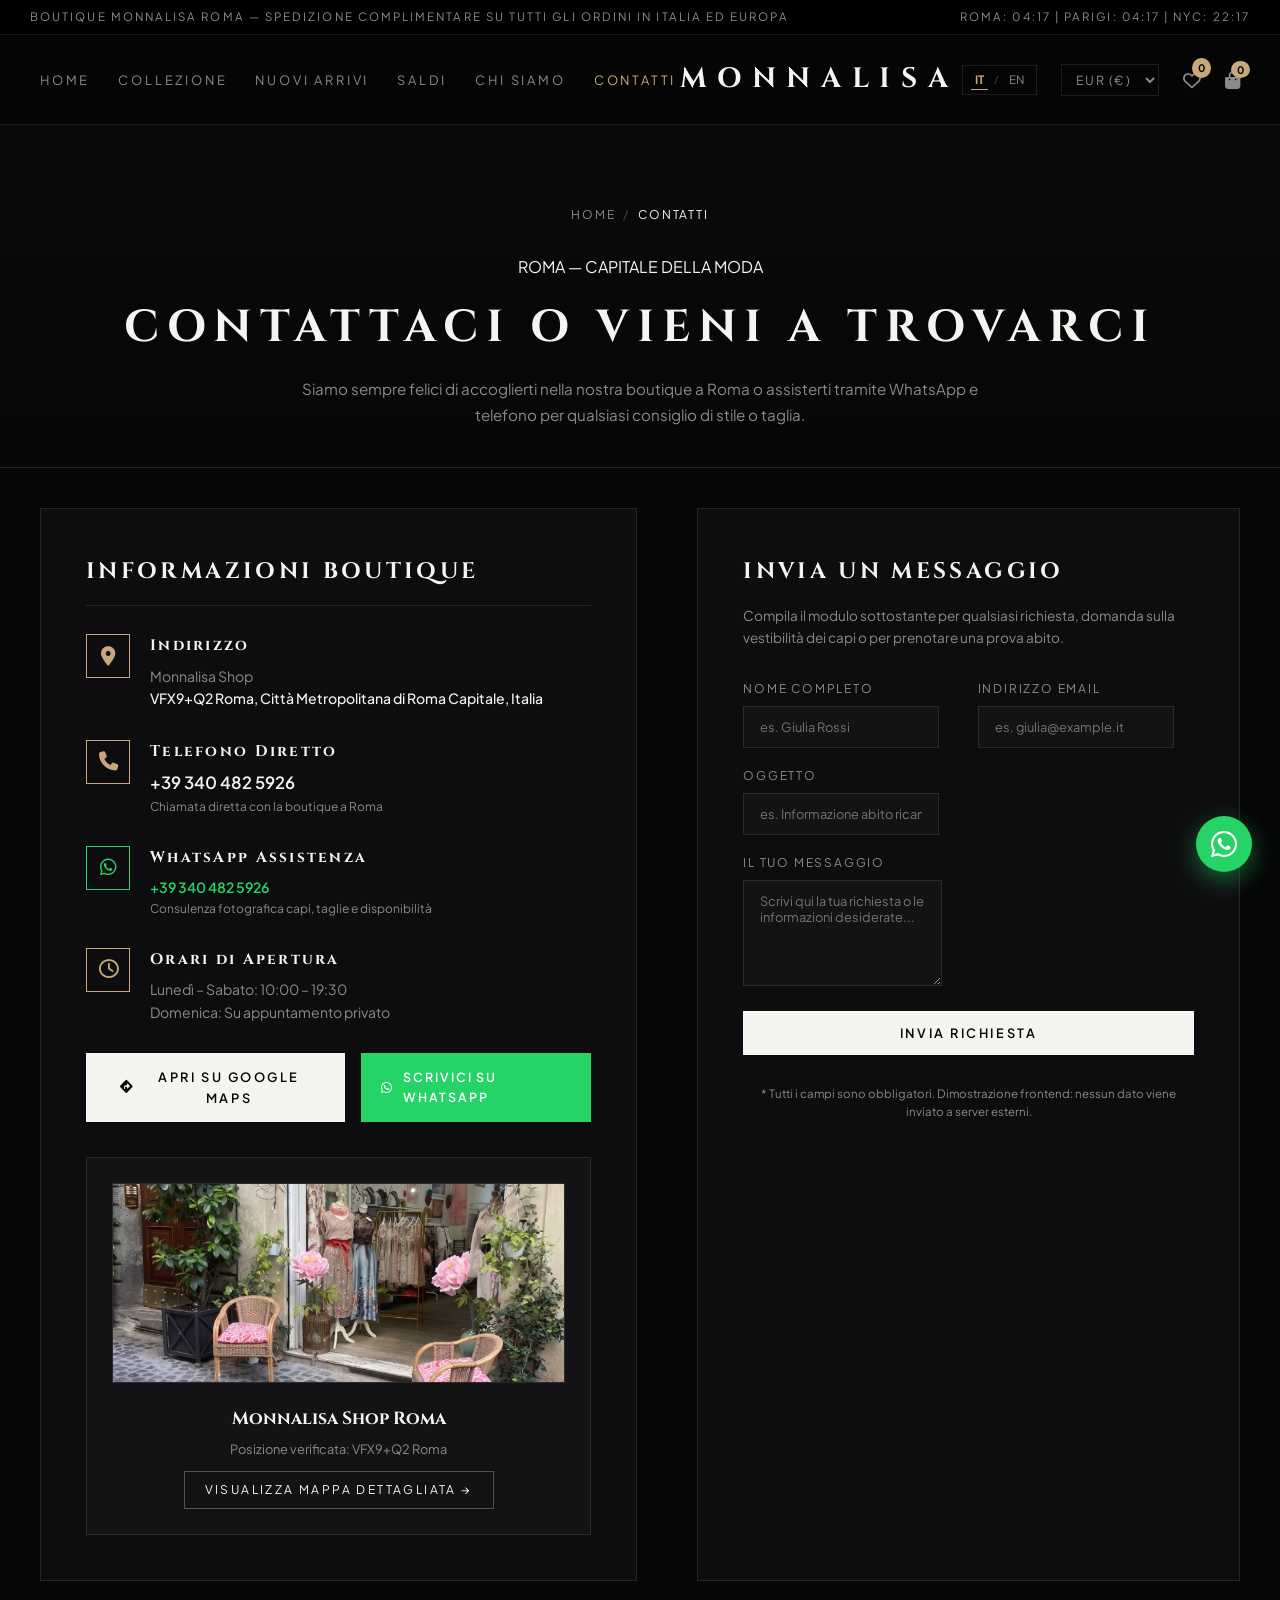
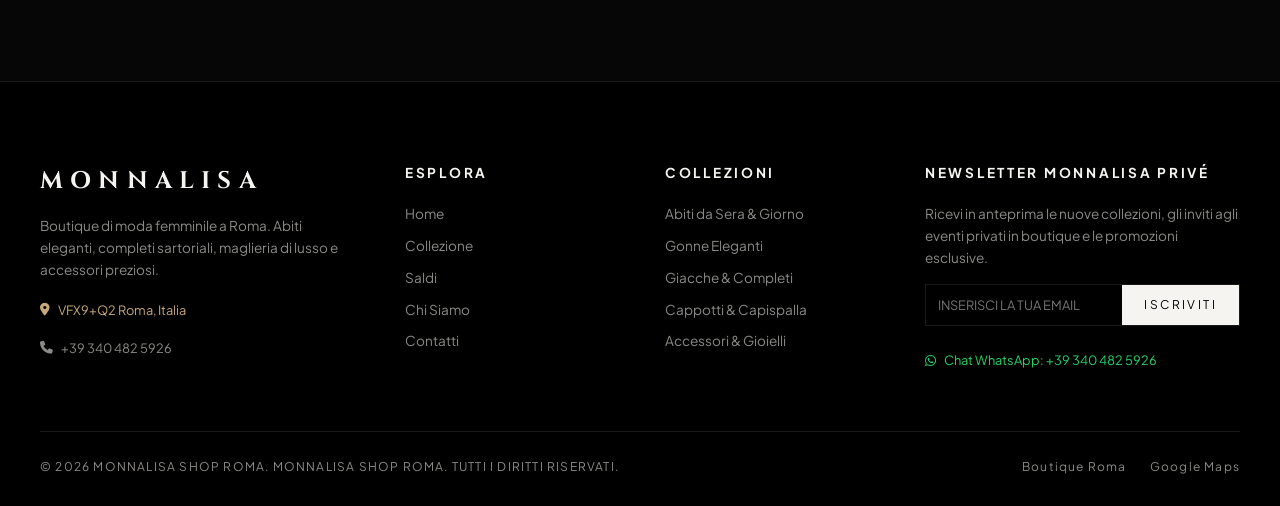
<file: contact.html>
<!DOCTYPE html>
<html lang="it">
<head>
  <meta charset="UTF-8" />
  <meta name="viewport" content="width=device-width, initial-scale=1.0" />
  <title>Contatti & Boutique — MONNALISA Roma | VFX9+Q2</title>
  <meta name="description" content="Contatta Monnalisa Roma: indirizzo boutique VFX9+Q2 Roma, telefono +393404825926, chat WhatsApp diretta e modulo di contatto." />
  
  <!-- Google Fonts: Luxury Editorial Serifs & Modern Sans -->
  <link rel="preconnect" href="https://fonts.googleapis.com">
  <link rel="preconnect" href="https://fonts.gstatic.com" crossorigin>
  <link href="https://fonts.googleapis.com/css2?family=Cinzel:wght@400;500;600;700&family=Italiana&family=Plus+Jakarta+Sans:wght@200;300;400;500;600&display=swap" rel="stylesheet">
  
  <!-- Font Awesome Icons -->
  <link rel="stylesheet" href="https://cdnjs.cloudflare.com/ajax/libs/font-awesome/6.5.1/css/all.min.css" />

  <!-- Stylesheet -->
  <link rel="stylesheet" href="./css/main.css" />
</head>
<body>

  <!-- Announcement Bar with Live Clocks -->
  <aside class="announcement-bar">
    <div class="announcement-track">
      <span data-i18n="announcement_text">BOUTIQUE MONNALISA ROMA — SPEDIZIONE COMPLIMENTARE SU TUTTI GLI ORDINI IN ITALIA ED EUROPA</span>
      <span class="live-clocks">
        <span data-i18n="announcement_clock">ROMA</span>: <span id="rome-time">--:--</span> | 
        PARIGI: <span id="paris-time">--:--</span> | 
        NYC: <span id="nyc-time">--:--</span>
      </span>
    </div>
  </aside>

  <!-- Sticky Luxury Header -->
  <header class="site-header" id="navbar">
    <div class="header-inner">
      <nav class="nav-left">
        <a href="index.html" class="nav-link" data-i18n="nav_home">Home</a>
        <a href="shop.html" class="nav-link" data-i18n="nav_shop">Collezione</a>
        <a href="shop.html?filter=new" class="nav-link" data-i18n="nav_new">Nuovi Arrivi</a>
        <a href="sale.html" class="nav-link" data-i18n="nav_sale">Saldi</a>
        <a href="about.html" class="nav-link" data-i18n="nav_about">Chi Siamo</a>
        <a href="contact.html" class="nav-link active" data-i18n="nav_contact">Contatti</a>
      </nav>

      <div class="brand-monogram">
        <a href="index.html">MONNALISA</a>
      </div>

      <div class="nav-right">
        <!-- Language Switcher -->
        <div class="lang-switch">
          <button class="lang-btn active" data-lang="it">IT</button>
          <span class="lang-divider">/</span>
          <button class="lang-btn" data-lang="en">EN</button>
        </div>

        <!-- Currency Selector -->
        <select class="currency-select" aria-label="Currency Selector">
          <option value="EUR">EUR (€)</option>
          <option value="USD">USD ($)</option>
          <option value="GBP">GBP (£)</option>
          <option value="JPY">JPY (¥)</option>
        </select>

        <!-- Wishlist Icon -->
        <a href="wishlist.html" class="icon-btn" aria-label="Wishlist">
          <i class="fa-regular fa-heart"></i>
          <span class="badge wishlist-count-badge">0</span>
        </a>

        <!-- Cart Trigger -->
        <button class="icon-btn cart-trigger" aria-label="Cart">
          <i class="fa-solid fa-bag-shopping"></i>
          <span class="badge cart-count-badge">0</span>
        </button>

        <!-- Mobile Menu Toggle Button -->
        <button class="mobile-toggle" id="mobile-menu-toggle" aria-label="Open Navigation">
          <i class="fa-solid fa-bars"></i>
        </button>
      </div>
    </div>
  </header>

  <!-- Contact Hero Banner -->
  <section class="shop-hero-banner">
    <div class="breadcrumb" style="justify-content:center;">
      <a href="index.html" data-i18n="nav_home">Home</a>
      <span>/</span>
      <span class="current" data-i18n="nav_contact">Contatti</span>
    </div>
    <span class="collab-tag" data-i18n="hero_tag">ROMA — CAPITALE DELLA MODA</span>
    <h1 style="font-family:var(--font-serif); font-size:2.8rem; letter-spacing:0.18em; margin:12px 0;" data-i18n="contact_title">
      CONTATTACI O VIENI A TROVARCI
    </h1>
    <p style="color:var(--text-muted); max-width:700px; margin:0 auto; font-size:0.95rem; line-height:1.7;" data-i18n="contact_desc">
      Siamo sempre felici di accoglierti nella nostra boutique a Roma o assisterti tramite WhatsApp e telefono per qualsiasi consiglio di stile o taglia.
    </p>
  </section>

  <!-- Contact Content Wrapper -->
  <section class="contact-section-wrapper">
    <!-- Left: Boutique Official Details & Quick Actions -->
    <div class="contact-card-info">
      <h2 style="font-family:var(--font-serif); font-size:1.4rem; letter-spacing:0.15em; margin-bottom:28px; border-bottom:1px solid var(--border-subtle); padding-bottom:15px;" data-i18n="contact_info_heading">
        INFORMAZIONI BOUTIQUE
      </h2>

      <!-- Address Item -->
      <div class="contact-meta-item">
        <div class="contact-meta-icon"><i class="fa-solid fa-location-dot"></i></div>
        <div class="contact-meta-text">
          <h4 data-i18n="contact_address_label">Indirizzo Boutique</h4>
          <p>Monnalisa Shop</p>
          <p style="color:var(--text-primary); font-weight:500;">VFX9+Q2 Roma, Città Metropolitana di Roma Capitale, Italia</p>
        </div>
      </div>

      <!-- Phone Item -->
      <div class="contact-meta-item">
        <div class="contact-meta-icon"><i class="fa-solid fa-phone"></i></div>
        <div class="contact-meta-text">
          <h4 data-i18n="contact_phone_label">Telefono Diretto</h4>
          <p><a href="tel:+393404825926" style="color:var(--text-primary); font-weight:600; font-size:1.05rem;">+39 340 482 5926</a></p>
          <p style="font-size:0.75rem;">Chiamata diretta con la boutique a Roma</p>
        </div>
      </div>

      <!-- WhatsApp Item -->
      <div class="contact-meta-item">
        <div class="contact-meta-icon" style="color:#25d366; border-color:#25d366;"><i class="fa-brands fa-whatsapp"></i></div>
        <div class="contact-meta-text">
          <h4 data-i18n="contact_whatsapp_label">WhatsApp Assistenza</h4>
          <p><a href="https://wa.me/393404825926" target="_blank" rel="noopener" style="color:#25d366; font-weight:600;">+39 340 482 5926</a></p>
          <p style="font-size:0.75rem;">Consulenza fotografica capi, taglie e disponibilità</p>
        </div>
      </div>

      <!-- Hours Item -->
      <div class="contact-meta-item">
        <div class="contact-meta-icon"><i class="fa-regular fa-clock"></i></div>
        <div class="contact-meta-text">
          <h4 data-i18n="contact_hours_label">Orari di Apertura</h4>
          <p>Lunedì – Sabato: 10:00 – 19:30</p>
          <p>Domenica: Su appuntamento privato</p>
        </div>
      </div>

      <!-- Direct Buttons -->
      <div class="contact-direct-actions">
        <a href="https://maps.app.goo.gl/5teJvapkdo6K3t237" target="_blank" rel="noopener" class="solid-btn" style="flex:1; text-align:center;">
          <i class="fa-solid fa-diamond-turn-right"></i> <span data-i18n="open_maps">APRI SU GOOGLE MAPS</span>
        </a>
        <a href="https://wa.me/393404825926" target="_blank" rel="noopener" class="whatsapp-inquire-btn" style="flex:1;">
          <i class="fa-brands fa-whatsapp"></i> <span data-i18n="chat_whatsapp">SCRIVICI SU WHATSAPP</span>
        </a>
      </div>

      <!-- Store Facade Image & Maps Card -->
      <div class="map-embed-preview">
        <img src="images/boutique-facade-rome.jpg" alt="Vetrina Monnalisa Roma" style="width:100%; height:200px; object-fit:cover; margin-bottom:15px; border:1px solid var(--border-subtle);" />
        <h4 style="font-family:var(--font-serif); font-size:1.1rem; margin-bottom:6px;">Monnalisa Shop Roma</h4>
        <p style="font-size:0.8rem; color:var(--text-muted); margin-bottom:12px;">Posizione verificata: VFX9+Q2 Roma</p>
        <a href="https://maps.app.goo.gl/5teJvapkdo6K3t237" target="_blank" rel="noopener" class="outline-btn" style="font-size:0.75rem; padding:8px 20px;">
          Visualizza Mappa Dettagliata &rarr;
        </a>
      </div>
    </div>

    <!-- Right: Validated Contact Form -->
    <div style="background:var(--bg-secondary); border:1px solid var(--border-subtle); padding:45px;">
      <h2 style="font-family:var(--font-serif); font-size:1.4rem; letter-spacing:0.15em; margin-bottom:15px;" data-i18n="contact_form_heading">
        INVIA UN MESSAGGIO
      </h2>
      <p style="color:var(--text-muted); font-size:0.85rem; margin-bottom:30px;">
        Compila il modulo sottostante per qualsiasi richiesta, domanda sulla vestibilità dei capi o per prenotare una prova abito.
      </p>

      <form id="contact-main-form" class="concierge-form" novalidate>
        <div class="form-row">
          <div>
            <label class="selector-label" data-i18n="form_name">Nome Completo *</label>
            <input type="text" id="contact-name" placeholder="es. Giulia Rossi" required />
            <span class="field-error" id="err-name" style="display:none; color:#e63946; font-size:0.7rem; margin-top:4px;"></span>
          </div>
          <div>
            <label class="selector-label" data-i18n="form_email">Indirizzo Email *</label>
            <input type="email" id="contact-email" placeholder="es. giulia@example.it" required />
            <span class="field-error" id="err-email" style="display:none; color:#e63946; font-size:0.7rem; margin-top:4px;"></span>
          </div>
        </div>

        <div>
          <label class="selector-label" data-i18n="form_subject">Oggetto *</label>
          <input type="text" id="contact-subject" placeholder="es. Informazione abito ricamato peonia" required />
          <span class="field-error" id="err-subject" style="display:none; color:#e63946; font-size:0.7rem; margin-top:4px;"></span>
        </div>

        <div>
          <label class="selector-label" data-i18n="form_message">Il Tuo Messaggio *</label>
          <textarea id="contact-message" rows="5" placeholder="Scrivi qui la tua richiesta o le informazioni desiderate..." required></textarea>
          <span class="field-error" id="err-message" style="display:none; color:#e63946; font-size:0.7rem; margin-top:4px;"></span>
        </div>

        <button type="submit" class="solid-btn full-btn" data-i18n="form_submit">
          INVIA RICHIESTA
        </button>

        <div style="font-size:0.72rem; color:var(--text-muted); text-align:center; margin-top:12px;">
          * Tutti i campi sono obbligatori. Dimostrazione frontend: nessun dato viene inviato a server esterni.
        </div>
      </form>
    </div>
  </section>

  <!-- Luxury Footer -->
  <footer class="site-footer">
    <div class="footer-top">
      <div class="footer-col brand-col">
        <h2 class="footer-logo">MONNALISA</h2>
        <p data-i18n="footer_desc">Boutique di moda femminile a Roma. Abiti eleganti, completi sartoriali, maglieria di lusso e accessori preziosi.</p>
        <div style="margin-bottom:12px;">
          <a href="https://maps.app.goo.gl/5teJvapkdo6K3t237" target="_blank" rel="noopener" style="color:var(--accent-gold); font-size:0.8rem; display:inline-flex; align-items:center; gap:8px;">
            <i class="fa-solid fa-location-dot"></i> VFX9+Q2 Roma, Italia
          </a>
        </div>
        <div>
          <a href="tel:+393404825926" style="color:var(--text-muted); font-size:0.8rem; display:inline-flex; align-items:center; gap:8px;">
            <i class="fa-solid fa-phone"></i> +39 340 482 5926
          </a>
        </div>
      </div>

      <div class="footer-col">
        <h4 class="col-title" data-i18n="footer_col_nav">Esplora</h4>
        <ul>
          <li><a href="index.html" data-i18n="nav_home">Home</a></li>
          <li><a href="shop.html" data-i18n="nav_shop">Collezione</a></li>
          <li><a href="sale.html" data-i18n="nav_sale">Saldi & Offerte</a></li>
          <li><a href="about.html" data-i18n="nav_about">Chi Siamo</a></li>
          <li><a href="contact.html" data-i18n="nav_contact">Contatti</a></li>
        </ul>
      </div>

      <div class="footer-col">
        <h4 class="col-title" data-i18n="footer_col_categories">Collezioni</h4>
        <ul>
          <li><a href="shop.html?cat=dresses" data-i18n="cat_dresses">Abiti da Sera & Giorno</a></li>
          <li><a href="shop.html?cat=skirts" data-i18n="cat_skirts">Gonne Eleganti</a></li>
          <li><a href="shop.html?cat=jackets" data-i18n="cat_jackets">Giacche & Sartoria</a></li>
          <li><a href="shop.html?cat=outerwear" data-i18n="cat_outerwear">Cappotti & Capispalla</a></li>
          <li><a href="shop.html?cat=accessories" data-i18n="cat_accessories">Accessori & Gioielli</a></li>
        </ul>
      </div>

      <div class="footer-col newsletter-col">
        <h4 class="col-title" data-i18n="newsletter_title">Newsletter Monnalisa Privé</h4>
        <p data-i18n="newsletter_desc">Ricevi in anteprima le nuove collezioni, gli inviti agli eventi privati in boutique e le promozioni esclusive.</p>
        <form class="subscribe-box newsletter-form">
          <input type="email" placeholder="LA TUA EMAIL" data-i18n-placeholder="newsletter_placeholder" required />
          <button type="submit" class="subscribe-btn" data-i18n="newsletter_btn">ISCRIVITI</button>
        </form>
        <div style="margin-top:20px;">
          <a href="https://wa.me/393404825926" target="_blank" rel="noopener" style="color:#25d366; font-size:0.8rem; display:inline-flex; align-items:center; gap:8px;">
            <i class="fa-brands fa-whatsapp"></i> Chat WhatsApp: +39 340 482 5926
          </a>
        </div>
      </div>
    </div>

    <div class="footer-bottom">
      <p>&copy; 2026 MONNALISA SHOP ROMA. <span data-i18n="footer_rights">TUTTI I DIRITTI RISERVATI.</span></p>
      <div class="legal-links">
        <a href="contact.html">Boutique Roma</a>
        <a href="https://maps.app.goo.gl/5teJvapkdo6K3t237" target="_blank" rel="noopener">Google Maps</a>
      </div>
    </div>
  </footer>

  <!-- Slide-out Shopping Bag Drawer -->
  <div class="cart-drawer-backdrop" id="cart-backdrop"></div>
  <aside class="cart-drawer" id="cart-drawer">
    <div class="drawer-header">
      <h3><span data-i18n="cart_title">IL TUO CARRELLO</span> (<span id="cart-items-count">0</span>)</h3>
      <button class="close-drawer-btn" id="close-cart-btn">&times;</button>
    </div>
    <div class="drawer-body" id="cart-items-list">
      <div class="empty-cart-msg" data-i18n="cart_empty">Il tuo carrello è attualmente vuoto.</div>
    </div>
    <div class="drawer-footer">
      <div class="cart-subtotal">
        <span data-i18n="cart_subtotal">Subtotale</span>
        <span id="cart-total-price">€ 0.00</span>
      </div>
      <button class="checkout-btn" id="checkout-btn" data-i18n="cart_checkout_btn">PROCEDI ALL'ACQUISTO</button>
      <div style="margin-top:10px; text-align:center;">
        <a href="cart.html" style="font-size:0.75rem; color:var(--accent-gold); text-decoration:underline;">Vedi Pagina Carrello Completa</a>
      </div>
    </div>
  </aside>

  <!-- Mobile Navigation Drawer -->
  <div class="mobile-nav-backdrop" id="mobile-nav-backdrop"></div>
  <aside class="mobile-nav-drawer" id="mobile-nav-drawer">
    <div class="mobile-nav-header">
      <div class="brand-monogram">
        <a href="index.html">MONNALISA</a>
      </div>
      <button class="mobile-close-btn" id="mobile-nav-close">&times;</button>
    </div>
    <div class="mobile-nav-links">
      <a href="index.html" class="mobile-nav-link" data-i18n="nav_home">Home</a>
      <a href="shop.html" class="mobile-nav-link" data-i18n="nav_shop">Collezione</a>
      <a href="shop.html?filter=new" class="mobile-nav-link" data-i18n="nav_new">Nuovi Arrivi</a>
      <a href="sale.html" class="mobile-nav-link" data-i18n="nav_sale">Saldi & Offerte</a>
      <a href="about.html" class="mobile-nav-link" data-i18n="nav_about">Chi Siamo</a>
      <a href="contact.html" class="mobile-nav-link active" data-i18n="nav_contact">Contatti</a>
      <a href="wishlist.html" class="mobile-nav-link" data-i18n="nav_wishlist">I Tuoi Preferiti</a>
      <a href="cart.html" class="mobile-nav-link" data-i18n="nav_cart">Il Tuo Carrello</a>
    </div>
    <div class="mobile-nav-footer">
      <div style="display:flex; justify-content:space-between; align-items:center;">
        <span style="font-size:0.75rem; color:var(--text-muted);" data-i18n="nav_lang">Lingua:</span>
        <div class="lang-switch">
          <button class="lang-btn active" data-lang="it">IT</button>
          <span class="lang-divider">/</span>
          <button class="lang-btn" data-lang="en">EN</button>
        </div>
      </div>
      <a href="https://wa.me/393404825926" target="_blank" rel="noopener" class="whatsapp-inquire-btn" style="width:100%;">
        <i class="fa-brands fa-whatsapp"></i> WhatsApp Roma
      </a>
    </div>
  </aside>

  <!-- Checkout Demo Modal -->
  <div class="modal-backdrop" id="checkout-demo-modal">
    <div class="modal-card" style="max-width:650px;">
      <button class="modal-close-btn">&times;</button>
      <div id="checkout-demo-content"></div>
    </div>
  </div>

  <!-- Floating WhatsApp Action Button -->
  <a href="https://wa.me/393404825926" id="floating-whatsapp-btn" class="floating-whatsapp" target="_blank" rel="noopener" aria-label="WhatsApp Monnalisa Roma">
    <i class="fa-brands fa-whatsapp"></i>
    <span class="floating-whatsapp-tooltip">Chatta con Monnalisa Roma</span>
  </a>

  <!-- Toast Notification Wrapper -->
  <div id="toast-container" class="toast-container"></div>

  <!-- Scripts -->
  <script src="./Script/data.js"></script>
  <script src="./Script/app.js"></script>

  <!-- Contact Form Validation Controller -->
  <script>
    document.addEventListener("DOMContentLoaded", () => {
      const form = document.getElementById("contact-main-form");
      if (!form) return;

      const nameInput = document.getElementById("contact-name");
      const emailInput = document.getElementById("contact-email");
      const subjectInput = document.getElementById("contact-subject");
      const messageInput = document.getElementById("contact-message");

      const errName = document.getElementById("err-name");
      const errEmail = document.getElementById("err-email");
      const errSubject = document.getElementById("err-subject");
      const errMessage = document.getElementById("err-message");

      function validateEmail(email) {
        return /^[^\s@]+@[^\s@]+\.[^\s@]+$/.test(email);
      }

      function clearErrors() {
        [errName, errEmail, errSubject, errMessage].forEach(el => {
          if (el) {
            el.style.display = "none";
            el.innerText = "";
          }
        });
      }

      form.addEventListener("submit", (e) => {
        e.preventDefault();
        clearErrors();

        let isValid = true;
        const reqMsg = MonnalisaApp.t("form_err_req");
        const emailMsg = MonnalisaApp.t("form_err_email");

        if (!nameInput.value.trim()) {
          errName.innerText = reqMsg;
          errName.style.display = "block";
          isValid = false;
        }

        if (!emailInput.value.trim()) {
          errEmail.innerText = reqMsg;
          errEmail.style.display = "block";
          isValid = false;
        } else if (!validateEmail(emailInput.value.trim())) {
          errEmail.innerText = emailMsg;
          errEmail.style.display = "block";
          isValid = false;
        }

        if (!subjectInput.value.trim()) {
          errSubject.innerText = reqMsg;
          errSubject.style.display = "block";
          isValid = false;
        }

        if (!messageInput.value.trim()) {
          errMessage.innerText = reqMsg;
          errMessage.style.display = "block";
          isValid = false;
        }

        if (isValid) {
          MonnalisaApp.showToast(MonnalisaApp.t("form_success"));
          form.reset();
        }
      });
    });
  </script>
</body>
</html>
</file>
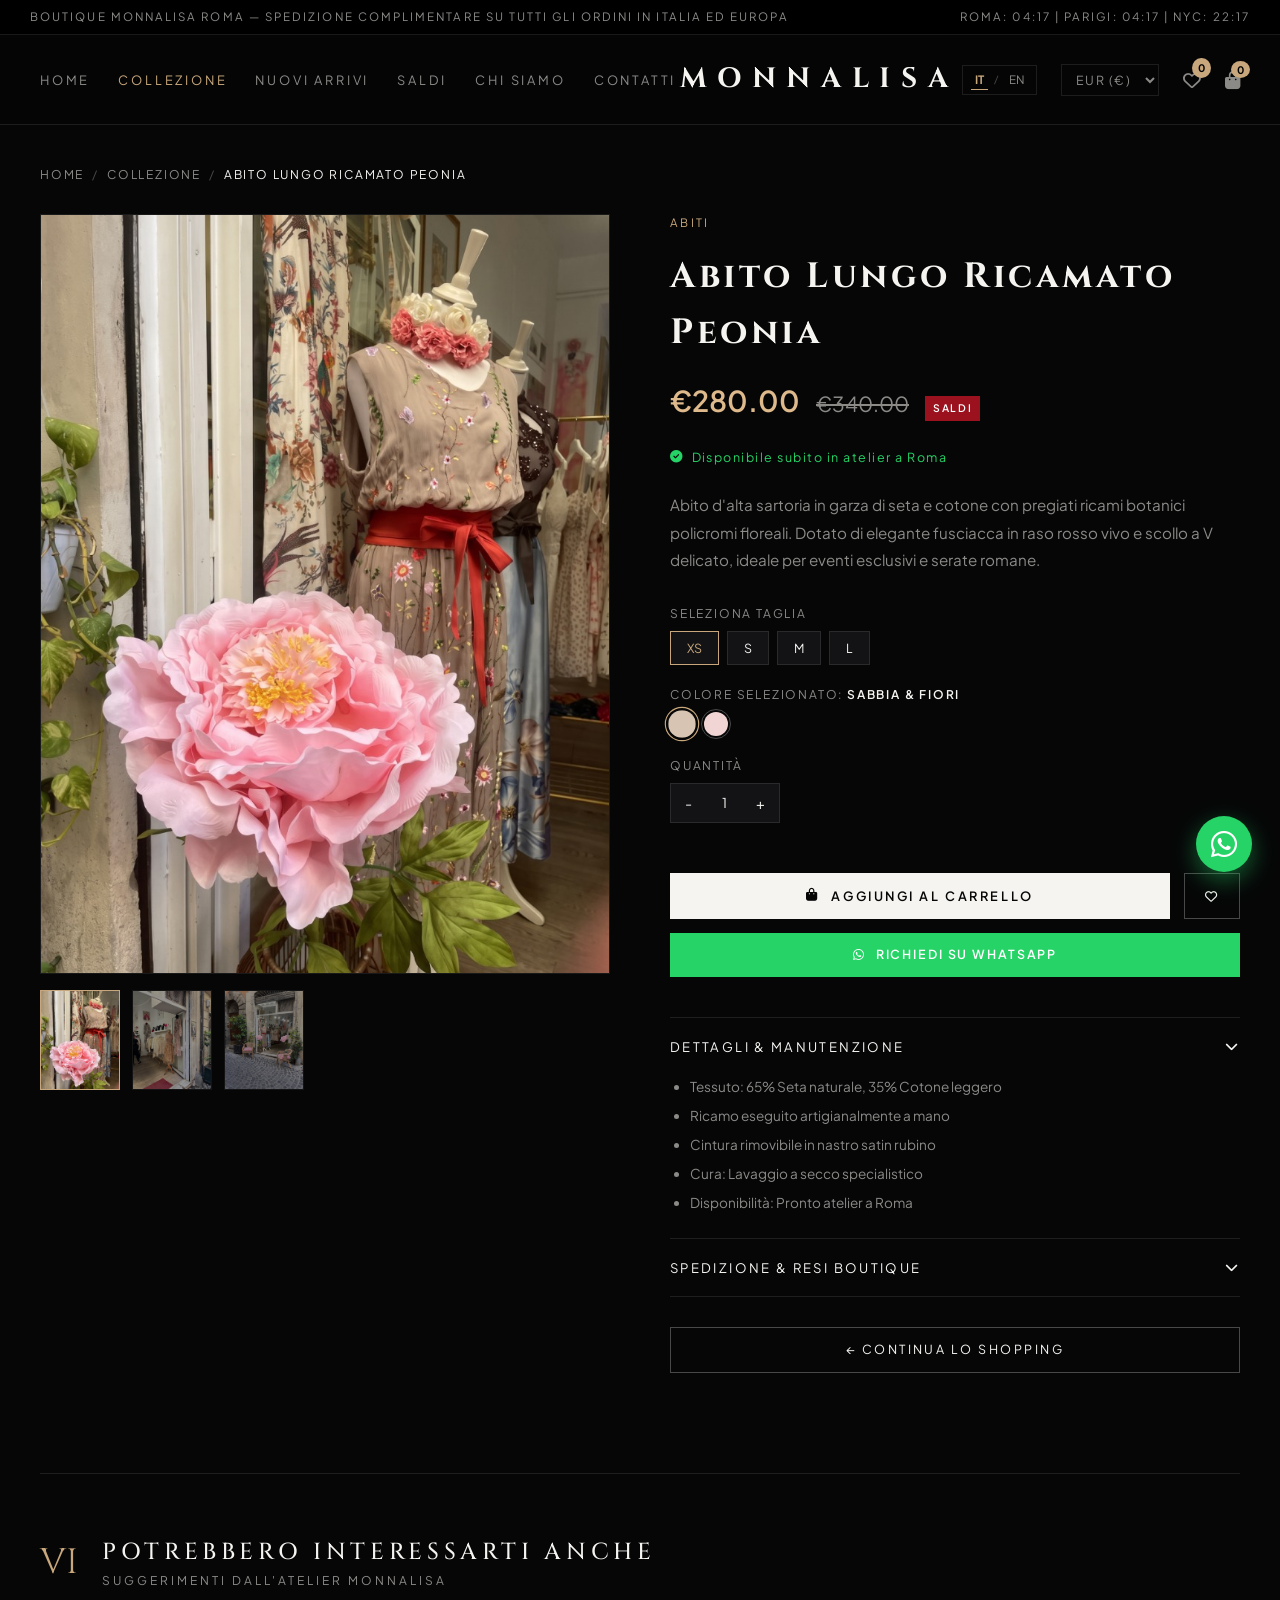
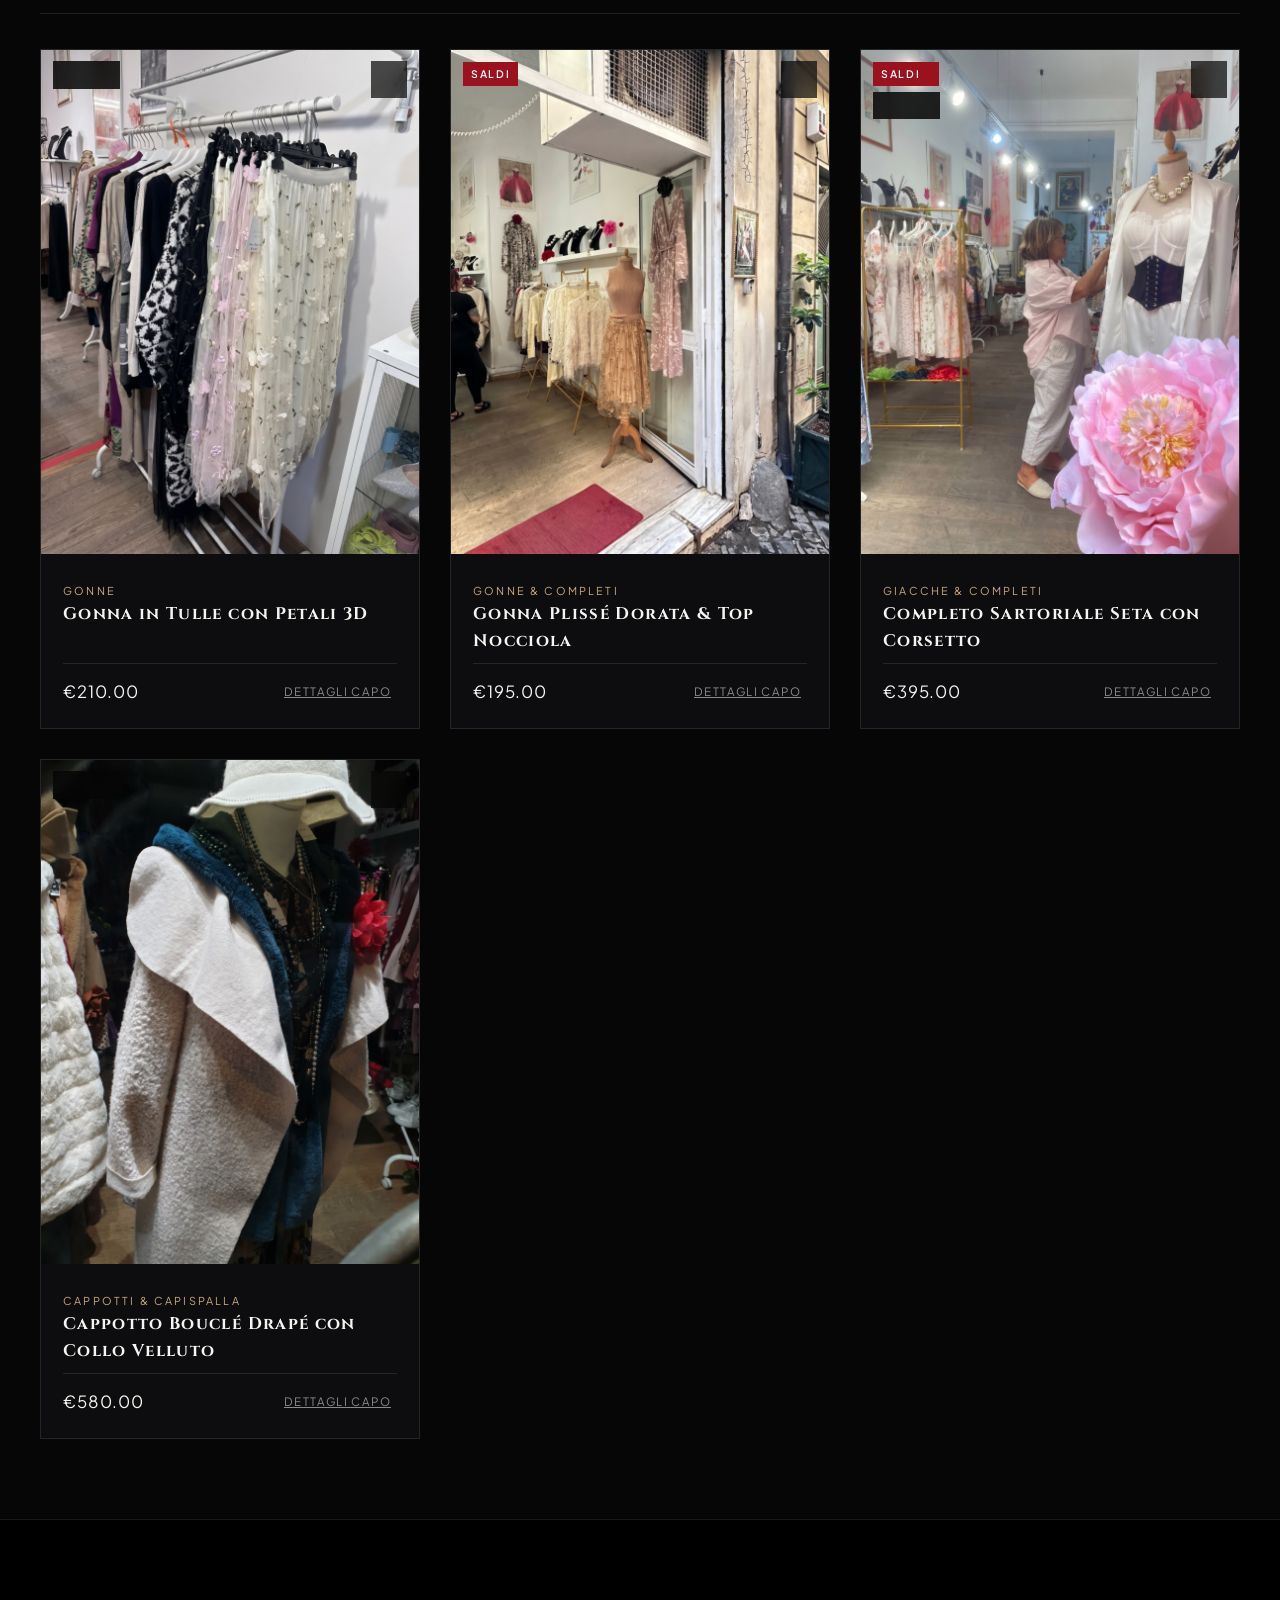
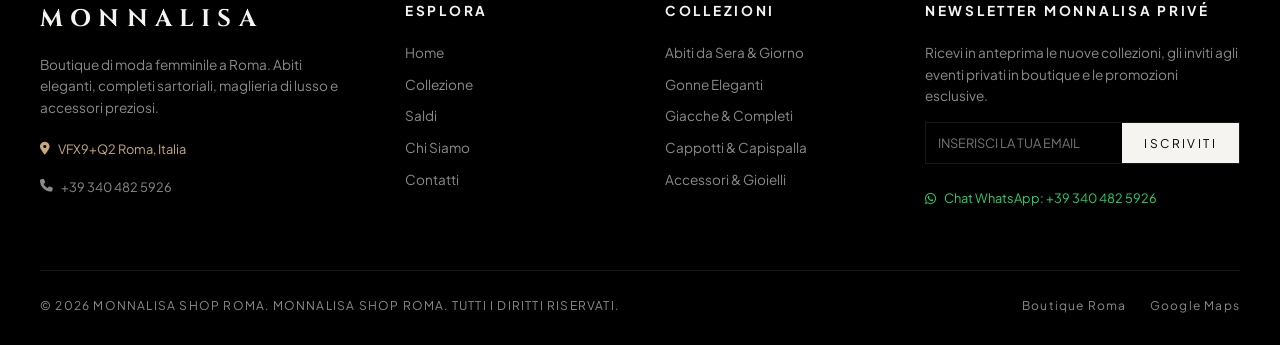
<file: product-detail.html>
<!DOCTYPE html>
<html lang="it">
<head>
  <meta charset="UTF-8" />
  <meta name="viewport" content="width=device-width, initial-scale=1.0" />
  <title>Dettaglio Capo — MONNALISA Roma | Alta Moda Femminile</title>
  
  <!-- Google Fonts: Luxury Editorial Serifs & Modern Sans -->
  <link rel="preconnect" href="https://fonts.googleapis.com">
  <link rel="preconnect" href="https://fonts.gstatic.com" crossorigin>
  <link href="https://fonts.googleapis.com/css2?family=Cinzel:wght@400;500;600;700&family=Italiana&family=Plus+Jakarta+Sans:wght@200;300;400;500;600&display=swap" rel="stylesheet">
  
  <!-- Font Awesome Icons -->
  <link rel="stylesheet" href="https://cdnjs.cloudflare.com/ajax/libs/font-awesome/6.5.1/css/all.min.css" />

  <!-- Stylesheet -->
  <link rel="stylesheet" href="./css/main.css" />
</head>
<body>

  <!-- Announcement Bar with Live Clocks -->
  <aside class="announcement-bar">
    <div class="announcement-track">
      <span data-i18n="announcement_text">BOUTIQUE MONNALISA ROMA — SPEDIZIONE COMPLIMENTARE SU TUTTI GLI ORDINI IN ITALIA ED EUROPA</span>
      <span class="live-clocks">
        <span data-i18n="announcement_clock">ROMA</span>: <span id="rome-time">--:--</span> | 
        PARIGI: <span id="paris-time">--:--</span> | 
        NYC: <span id="nyc-time">--:--</span>
      </span>
    </div>
  </aside>

  <!-- Sticky Luxury Header -->
  <header class="site-header" id="navbar">
    <div class="header-inner">
      <nav class="nav-left">
        <a href="index.html" class="nav-link" data-i18n="nav_home">Home</a>
        <a href="shop.html" class="nav-link active" data-i18n="nav_shop">Collezione</a>
        <a href="shop.html?filter=new" class="nav-link" data-i18n="nav_new">Nuovi Arrivi</a>
        <a href="sale.html" class="nav-link" data-i18n="nav_sale">Saldi</a>
        <a href="about.html" class="nav-link" data-i18n="nav_about">Chi Siamo</a>
        <a href="contact.html" class="nav-link" data-i18n="nav_contact">Contatti</a>
      </nav>

      <div class="brand-monogram">
        <a href="index.html">MONNALISA</a>
      </div>

      <div class="nav-right">
        <!-- Language Switcher -->
        <div class="lang-switch">
          <button class="lang-btn active" data-lang="it">IT</button>
          <span class="lang-divider">/</span>
          <button class="lang-btn" data-lang="en">EN</button>
        </div>

        <!-- Currency Selector -->
        <select class="currency-select" aria-label="Currency Selector">
          <option value="EUR">EUR (€)</option>
          <option value="USD">USD ($)</option>
          <option value="GBP">GBP (£)</option>
          <option value="JPY">JPY (¥)</option>
        </select>

        <!-- Wishlist Icon -->
        <a href="wishlist.html" class="icon-btn" aria-label="Wishlist">
          <i class="fa-regular fa-heart"></i>
          <span class="badge wishlist-count-badge">0</span>
        </a>

        <!-- Cart Trigger -->
        <button class="icon-btn cart-trigger" aria-label="Cart">
          <i class="fa-solid fa-bag-shopping"></i>
          <span class="badge cart-count-badge">0</span>
        </button>

        <!-- Mobile Menu Toggle Button -->
        <button class="mobile-toggle" id="mobile-menu-toggle" aria-label="Open Navigation">
          <i class="fa-solid fa-bars"></i>
        </button>
      </div>
    </div>
  </header>

  <!-- Product Detail Section -->
  <main class="product-detail-section">
    <!-- Breadcrumb -->
    <nav class="breadcrumb">
      <a href="index.html" data-i18n="nav_home">Home</a>
      <span>/</span>
      <a href="shop.html" data-i18n="nav_shop">Collezione</a>
      <span>/</span>
      <span class="current" id="pdp-breadcrumb-title">Dettaglio Capo</span>
    </nav>

    <!-- Product Details Grid -->
    <div class="pdp-grid" id="pdp-content-grid">
      <!-- Injected via JavaScript -->
    </div>

    <!-- Related Products Section -->
    <section style="margin-top:100px; padding-top:60px; border-top:1px solid var(--border-subtle);">
      <div class="section-header" style="margin-bottom:35px;">
        <div class="sec-meta">
          <span class="roman-numeral">VI</span>
          <div>
            <h2 class="sec-title" data-i18n="prod_related">POTREBBERO INTERESSARTI ANCHE</h2>
            <span class="sec-subtitle">SUGGERIMENTI DALL'ATELIER MONNALISA</span>
          </div>
        </div>
      </div>
      <div class="products-grid" id="pdp-related-grid"></div>
    </section>
  </main>

  <!-- Luxury Footer -->
  <footer class="site-footer">
    <div class="footer-top">
      <div class="footer-col brand-col">
        <h2 class="footer-logo">MONNALISA</h2>
        <p data-i18n="footer_desc">Boutique di moda femminile a Roma. Abiti eleganti, completi sartoriali, maglieria di lusso e accessori preziosi.</p>
        <div style="margin-bottom:12px;">
          <a href="https://maps.app.goo.gl/5teJvapkdo6K3t237" target="_blank" rel="noopener" style="color:var(--accent-gold); font-size:0.8rem; display:inline-flex; align-items:center; gap:8px;">
            <i class="fa-solid fa-location-dot"></i> VFX9+Q2 Roma, Italia
          </a>
        </div>
        <div>
          <a href="tel:+393404825926" style="color:var(--text-muted); font-size:0.8rem; display:inline-flex; align-items:center; gap:8px;">
            <i class="fa-solid fa-phone"></i> +39 340 482 5926
          </a>
        </div>
      </div>

      <div class="footer-col">
        <h4 class="col-title" data-i18n="footer_col_nav">Esplora</h4>
        <ul>
          <li><a href="index.html" data-i18n="nav_home">Home</a></li>
          <li><a href="shop.html" data-i18n="nav_shop">Collezione</a></li>
          <li><a href="sale.html" data-i18n="nav_sale">Saldi & Offerte</a></li>
          <li><a href="about.html" data-i18n="nav_about">Chi Siamo</a></li>
          <li><a href="contact.html" data-i18n="nav_contact">Contatti</a></li>
        </ul>
      </div>

      <div class="footer-col">
        <h4 class="col-title" data-i18n="footer_col_categories">Collezioni</h4>
        <ul>
          <li><a href="shop.html?cat=dresses" data-i18n="cat_dresses">Abiti da Sera & Giorno</a></li>
          <li><a href="shop.html?cat=skirts" data-i18n="cat_skirts">Gonne Eleganti</a></li>
          <li><a href="shop.html?cat=jackets" data-i18n="cat_jackets">Giacche & Sartoria</a></li>
          <li><a href="shop.html?cat=outerwear" data-i18n="cat_outerwear">Cappotti & Capispalla</a></li>
          <li><a href="shop.html?cat=accessories" data-i18n="cat_accessories">Accessori & Gioielli</a></li>
        </ul>
      </div>

      <div class="footer-col newsletter-col">
        <h4 class="col-title" data-i18n="newsletter_title">Newsletter Monnalisa Privé</h4>
        <p data-i18n="newsletter_desc">Ricevi in anteprima le nuove collezioni, gli inviti agli eventi privati in boutique e le promozioni esclusive.</p>
        <form class="subscribe-box newsletter-form">
          <input type="email" placeholder="LA TUA EMAIL" data-i18n-placeholder="newsletter_placeholder" required />
          <button type="submit" class="subscribe-btn" data-i18n="newsletter_btn">ISCRIVITI</button>
        </form>
        <div style="margin-top:20px;">
          <a href="https://wa.me/393404825926" target="_blank" rel="noopener" style="color:#25d366; font-size:0.8rem; display:inline-flex; align-items:center; gap:8px;">
            <i class="fa-brands fa-whatsapp"></i> Chat WhatsApp: +39 340 482 5926
          </a>
        </div>
      </div>
    </div>

    <div class="footer-bottom">
      <p>&copy; 2026 MONNALISA SHOP ROMA. <span data-i18n="footer_rights">TUTTI I DIRITTI RISERVATI.</span></p>
      <div class="legal-links">
        <a href="contact.html">Boutique Roma</a>
        <a href="https://maps.app.goo.gl/5teJvapkdo6K3t237" target="_blank" rel="noopener">Google Maps</a>
      </div>
    </div>
  </footer>

  <!-- Slide-out Shopping Bag Drawer -->
  <div class="cart-drawer-backdrop" id="cart-backdrop"></div>
  <aside class="cart-drawer" id="cart-drawer">
    <div class="drawer-header">
      <h3><span data-i18n="cart_title">IL TUO CARRELLO</span> (<span id="cart-items-count">0</span>)</h3>
      <button class="close-drawer-btn" id="close-cart-btn">&times;</button>
    </div>
    <div class="drawer-body" id="cart-items-list">
      <div class="empty-cart-msg" data-i18n="cart_empty">Il tuo carrello è attualmente vuoto.</div>
    </div>
    <div class="drawer-footer">
      <div class="cart-subtotal">
        <span data-i18n="cart_subtotal">Subtotale</span>
        <span id="cart-total-price">€ 0.00</span>
      </div>
      <button class="checkout-btn" id="checkout-btn" data-i18n="cart_checkout_btn">PROCEDI ALL'ACQUISTO</button>
      <div style="margin-top:10px; text-align:center;">
        <a href="cart.html" style="font-size:0.75rem; color:var(--accent-gold); text-decoration:underline;">Vedi Pagina Carrello Completa</a>
      </div>
    </div>
  </aside>

  <!-- Mobile Navigation Drawer -->
  <div class="mobile-nav-backdrop" id="mobile-nav-backdrop"></div>
  <aside class="mobile-nav-drawer" id="mobile-nav-drawer">
    <div class="mobile-nav-header">
      <div class="brand-monogram">
        <a href="index.html">MONNALISA</a>
      </div>
      <button class="mobile-close-btn" id="mobile-nav-close">&times;</button>
    </div>
    <div class="mobile-nav-links">
      <a href="index.html" class="mobile-nav-link" data-i18n="nav_home">Home</a>
      <a href="shop.html" class="mobile-nav-link active" data-i18n="nav_shop">Collezione</a>
      <a href="shop.html?filter=new" class="mobile-nav-link" data-i18n="nav_new">Nuovi Arrivi</a>
      <a href="sale.html" class="mobile-nav-link" data-i18n="nav_sale">Saldi & Offerte</a>
      <a href="about.html" class="mobile-nav-link" data-i18n="nav_about">Chi Siamo</a>
      <a href="contact.html" class="mobile-nav-link" data-i18n="nav_contact">Contatti</a>
      <a href="wishlist.html" class="mobile-nav-link" data-i18n="nav_wishlist">I Tuoi Preferiti</a>
      <a href="cart.html" class="mobile-nav-link" data-i18n="nav_cart">Il Tuo Carrello</a>
    </div>
    <div class="mobile-nav-footer">
      <div style="display:flex; justify-content:space-between; align-items:center;">
        <span style="font-size:0.75rem; color:var(--text-muted);" data-i18n="nav_lang">Lingua:</span>
        <div class="lang-switch">
          <button class="lang-btn active" data-lang="it">IT</button>
          <span class="lang-divider">/</span>
          <button class="lang-btn" data-lang="en">EN</button>
        </div>
      </div>
      <a href="https://wa.me/393404825926" target="_blank" rel="noopener" class="whatsapp-inquire-btn" style="width:100%;">
        <i class="fa-brands fa-whatsapp"></i> WhatsApp Roma
      </a>
    </div>
  </aside>

  <!-- Quick View Modal -->
  <div class="modal-backdrop" id="quick-view-modal">
    <div class="modal-card">
      <button class="modal-close-btn">&times;</button>
      <div id="qv-modal-content"></div>
    </div>
  </div>

  <!-- Checkout Demo Modal -->
  <div class="modal-backdrop" id="checkout-demo-modal">
    <div class="modal-card" style="max-width:650px;">
      <button class="modal-close-btn">&times;</button>
      <div id="checkout-demo-content"></div>
    </div>
  </div>

  <!-- Floating WhatsApp Action Button -->
  <a href="https://wa.me/393404825926" id="floating-whatsapp-btn" class="floating-whatsapp" target="_blank" rel="noopener" aria-label="WhatsApp Monnalisa Roma">
    <i class="fa-brands fa-whatsapp"></i>
    <span class="floating-whatsapp-tooltip">Chatta con Monnalisa Roma</span>
  </a>

  <!-- Toast Notification Wrapper -->
  <div id="toast-container" class="toast-container"></div>

  <!-- Scripts -->
  <script src="./Script/data.js"></script>
  <script src="./Script/app.js"></script>

  <!-- Product Detail Page Controller -->
  <script>
    let activeProduct = null;
    let selectedSize = null;
    let selectedColor = null;
    let selectedQty = 1;

    function getProductIdFromQuery() {
      const params = new URLSearchParams(window.location.search);
      return params.get("id") || "MONNA-001";
    }

    function renderProductDetailPage() {
      const pid = getProductIdFromQuery();
      activeProduct = MONNALISA_PRODUCTS.find(p => p.id === pid) || MONNALISA_PRODUCTS[0];

      selectedSize = activeProduct.sizes ? activeProduct.sizes[0] : "Standard";
      selectedColor = activeProduct.colors ? (activeProduct.colors[0][`name_${MonnalisaApp.lang}`] || activeProduct.colors[0].name_it) : "Standard";
      selectedQty = 1;

      const title = MonnalisaApp.lang === "en" ? activeProduct.title_en : activeProduct.title_it;
      const desc = MonnalisaApp.lang === "en" ? activeProduct.desc_en : activeProduct.desc_it;
      const cat = MonnalisaApp.lang === "en" ? activeProduct.category_en : activeProduct.category_it;
      const detailsList = MonnalisaApp.lang === "en" ? activeProduct.details_en : activeProduct.details_it;
      const isFav = MonnalisaApp.isInWishlist(activeProduct.id);

      // Update Page Title and Breadcrumb
      document.title = `${title} — MONNALISA Roma`;
      const breadcrumbEl = document.getElementById("pdp-breadcrumb-title");
      if (breadcrumbEl) breadcrumbEl.innerText = title;

      const container = document.getElementById("pdp-content-grid");
      if (!container) return;

      const gallery = activeProduct.gallery || [activeProduct.img];

      container.innerHTML = `
        <!-- Left: Image Gallery -->
        <div class="pdp-gallery">
          <div class="pdp-main-image">
            <img src="${gallery[0]}" alt="${title}" id="pdp-active-img" />
          </div>
          ${
            gallery.length > 1
              ? `<div class="pdp-thumbnails">
                  ${gallery.map((imgUrl, idx) => `
                    <img src="${imgUrl}" alt="${title} view ${idx + 1}" class="pdp-thumb ${idx === 0 ? "active" : ""}" onclick="changePdpImage('${imgUrl}', this)" />
                  `).join("")}
                </div>`
              : ""
          }
        </div>

        <!-- Right: Garment Information & Purchase Controls -->
        <div class="pdp-info">
          <span class="qv-category">${cat}</span>
          <h1 class="pdp-title">${title}</h1>

          <div class="pdp-price-row">
            ${
              activeProduct.onSale && activeProduct.salePriceEUR
                ? `<span class="sale-price" style="font-size:1.8rem;">${MonnalisaApp.formatPrice(activeProduct.salePriceEUR)}</span>
                   <span class="original-price" style="font-size:1.3rem;">${MonnalisaApp.formatPrice(activeProduct.priceEUR)}</span>
                   <span class="badge-pill sale">${MonnalisaApp.t("badge_sale")}</span>`
                : `<span class="product-price">${MonnalisaApp.formatPrice(activeProduct.priceEUR)}</span>`
            }
          </div>

          <div class="pdp-meta-stock">
            <i class="fa-solid fa-circle-check"></i>
            <span>${MonnalisaApp.t("prod_in_stock")}</span>
          </div>

          <p class="pdp-desc-text">${desc}</p>

          <!-- Size Selector -->
          <div class="selector-group">
            <label class="selector-label">${MonnalisaApp.t("prod_size")}</label>
            <div class="size-chips" id="pdp-size-chips">
              ${activeProduct.sizes.map((s, idx) => `
                <button class="size-chip ${idx === 0 ? "active" : ""}" data-size="${s}">${s}</button>
              `).join("")}
            </div>
          </div>

          <!-- Color Selector -->
          <div class="selector-group">
            <label class="selector-label">
              ${MonnalisaApp.t("prod_color")}: 
              <span id="pdp-selected-color-label" style="color:var(--text-primary); font-weight:600;">${selectedColor}</span>
            </label>
            <div class="color-chips" id="pdp-color-chips">
              ${activeProduct.colors.map((c, idx) => `
                <span class="color-chip ${idx === 0 ? "active" : ""}" style="background-color:${c.hex};" data-color="${c[`name_${MonnalisaApp.lang}`] || c.name_it}" title="${c[`name_${MonnalisaApp.lang}`] || c.name_it}"></span>
              `).join("")}
            </div>
          </div>

          <!-- Quantity Selector -->
          <div class="selector-group">
            <label class="selector-label">${MonnalisaApp.t("prod_qty")}</label>
            <div class="qty-control">
              <button class="qty-btn" id="pdp-qty-minus">-</button>
              <span class="qty-number" id="pdp-qty-val">1</span>
              <button class="qty-btn" id="pdp-qty-plus">+</button>
            </div>
          </div>

          <!-- Action Buttons -->
          <div class="pdp-action-buttons">
            <div class="pdp-row-btn">
              <button class="solid-btn" id="pdp-add-cart-btn" style="flex:1;">
                <i class="fa-solid fa-bag-shopping"></i> ${MonnalisaApp.t("btn_add_cart")}
              </button>
              <button class="outline-btn ${isFav ? "active" : ""}" id="pdp-wishlist-toggle-btn" style="padding:14px 20px;" title="${MonnalisaApp.t("nav_wishlist")}">
                <i class="fa-${isFav ? "solid" : "regular"} fa-heart" style="${isFav ? "color:#e63946;" : ""}"></i>
              </button>
            </div>

            <!-- WhatsApp Direct Concierge Enquiry -->
            <a href="${MonnalisaApp.getWhatsAppProductLink(activeProduct)}" target="_blank" rel="noopener" class="whatsapp-inquire-btn">
              <i class="fa-brands fa-whatsapp"></i> ${MonnalisaApp.t("btn_whatsapp_inquire")}
            </a>
          </div>

          <!-- Accordion for Care & Boutique Privileges -->
          <div class="pdp-accordion">
            <div class="accordion-item">
              <div class="accordion-title" onclick="toggleAccordion(this)">
                <span>${MonnalisaApp.t("prod_care")}</span>
                <i class="fa-solid fa-chevron-down"></i>
              </div>
              <div class="accordion-content">
                <ul>
                  ${detailsList.map(d => `<li>${d}</li>`).join("")}
                </ul>
              </div>
            </div>

            <div class="accordion-item">
              <div class="accordion-title" onclick="toggleAccordion(this)">
                <span>${MonnalisaApp.lang === "en" ? "Boutique Shipping & Returns" : "Spedizione & Resi Boutique"}</span>
                <i class="fa-solid fa-chevron-down"></i>
              </div>
              <div class="accordion-content" style="display:none;">
                <p>
                  ${MonnalisaApp.lang === "en"
                    ? "Complimentary courier shipping across Italy and Europe. Hand-packaged at our Rome boutique with signature fragrance and archival dust bag. 14-day boutique exchange guarantee."
                    : "Spedizione con corriere espresso gratuita in tutta Italia ed Europa. Capi confezionati artigianalmente nella nostra boutique a Roma con custodia protettiva antipolvere. Reso o cambio entro 14 giorni."
                  }
                </p>
              </div>
            </div>
          </div>

          <div style="margin-top:30px;">
            <a href="shop.html" class="outline-btn" style="width:100%; text-align:center;">
              &larr; ${MonnalisaApp.t("prod_continue_shopping")}
            </a>
          </div>
        </div>
      `;

      // Setup listeners for PDP selectors
      setupPdpInteractions();
      renderRelatedProducts();
    }

    function changePdpImage(url, thumbEl) {
      const activeImg = document.getElementById("pdp-active-img");
      if (activeImg) activeImg.src = url;
      document.querySelectorAll(".pdp-thumb").forEach(t => t.classList.remove("active"));
      if (thumbEl) thumbEl.classList.add("active");
    }

    function toggleAccordion(titleEl) {
      const content = titleEl.nextElementSibling;
      const icon = titleEl.querySelector("i");
      if (content.style.display === "none" || !content.style.display) {
        content.style.display = "block";
        icon.className = "fa-solid fa-chevron-up";
      } else {
        content.style.display = "none";
        icon.className = "fa-solid fa-chevron-down";
      }
    }

    function setupPdpInteractions() {
      // Size chips
      const sizeBtns = document.querySelectorAll("#pdp-size-chips .size-chip");
      sizeBtns.forEach(btn => {
        btn.addEventListener("click", () => {
          sizeBtns.forEach(b => b.classList.remove("active"));
          btn.classList.add("active");
          selectedSize = btn.dataset.size;
        });
      });

      // Color chips
      const colorChips = document.querySelectorAll("#pdp-color-chips .color-chip");
      const colorLabel = document.getElementById("pdp-selected-color-label");
      colorChips.forEach(chip => {
        chip.addEventListener("click", () => {
          colorChips.forEach(c => c.classList.remove("active"));
          chip.classList.add("active");
          selectedColor = chip.dataset.color;
          if (colorLabel) colorLabel.innerText = selectedColor;
        });
      });

      // Qty
      const qtyVal = document.getElementById("pdp-qty-val");
      document.getElementById("pdp-qty-minus").addEventListener("click", () => {
        if (selectedQty > 1) {
          selectedQty--;
          qtyVal.innerText = selectedQty;
        }
      });
      document.getElementById("pdp-qty-plus").addEventListener("click", () => {
        selectedQty++;
        qtyVal.innerText = selectedQty;
      });

      // Add to Cart
      document.getElementById("pdp-add-cart-btn").addEventListener("click", () => {
        MonnalisaApp.addToCart(activeProduct.id, selectedSize, selectedColor, selectedQty);
      });

      // Wishlist toggle
      const wishBtn = document.getElementById("pdp-wishlist-toggle-btn");
      wishBtn.addEventListener("click", () => {
        MonnalisaApp.toggleWishlist(activeProduct.id);
        const isFav = MonnalisaApp.isInWishlist(activeProduct.id);
        const icon = wishBtn.querySelector("i");
        if (isFav) {
          wishBtn.classList.add("active");
          icon.className = "fa-solid fa-heart";
          icon.style.color = "#e63946";
        } else {
          wishBtn.classList.remove("active");
          icon.className = "fa-regular fa-heart";
          icon.style.color = "";
        }
      });
    }

    function renderRelatedProducts() {
      const container = document.getElementById("pdp-related-grid");
      if (!container || !activeProduct) return;

      const related = MONNALISA_PRODUCTS.filter(p => p.id !== activeProduct.id).slice(0, 4);
      container.innerHTML = "";

      related.forEach(p => {
        const title = MonnalisaApp.lang === "en" ? p.title_en : p.title_it;
        const desc = MonnalisaApp.lang === "en" ? p.desc_en : p.desc_it;
        const cat = MonnalisaApp.lang === "en" ? p.category_en : p.category_it;
        const isFav = MonnalisaApp.isInWishlist(p.id);

        const card = document.createElement("div");
        card.className = "product-card";
        card.innerHTML = `
          <div class="product-thumb">
            <div class="card-badges">
              ${p.onSale ? `<span class="badge-pill sale">${MonnalisaApp.t("badge_sale")}</span>` : ""}
              ${p.isNew ? `<span class="badge-pill new">${MonnalisaApp.t("badge_new")}</span>` : ""}
            </div>
            <button class="wishlist-toggle-btn ${isFav ? "active" : ""}" data-product-id="${p.id}">
              <i class="fa-${isFav ? "solid" : "regular"} fa-heart"></i>
            </button>
            <img src="${p.img}" alt="${title}" loading="lazy" />
            <button class="quick-view-overlay-btn" onclick="MonnalisaApp.openQuickView('${p.id}')">
              <i class="fa-regular fa-eye"></i> ${MonnalisaApp.t("btn_quick_view")}
            </button>
          </div>
          <div class="product-info">
            <div>
              <span class="product-category">${cat}</span>
              <h3 class="product-title"><a href="product-detail.html?id=${p.id}">${title}</a></h3>
            </div>
            <div class="product-footer">
              <span class="product-price">${MonnalisaApp.formatPrice(p.onSale && p.salePriceEUR ? p.salePriceEUR : p.priceEUR)}</span>
              <a href="product-detail.html?id=${p.id}" class="view-detail-link">${MonnalisaApp.t("btn_details")}</a>
            </div>
          </div>
        `;
        container.appendChild(card);
      });
    }

    function onLanguageChange() {
      renderProductDetailPage();
    }

    function onCurrencyChange() {
      renderProductDetailPage();
    }

    document.addEventListener("DOMContentLoaded", () => {
      renderProductDetailPage();
    });
  </script>
</body>
</html>
</file>
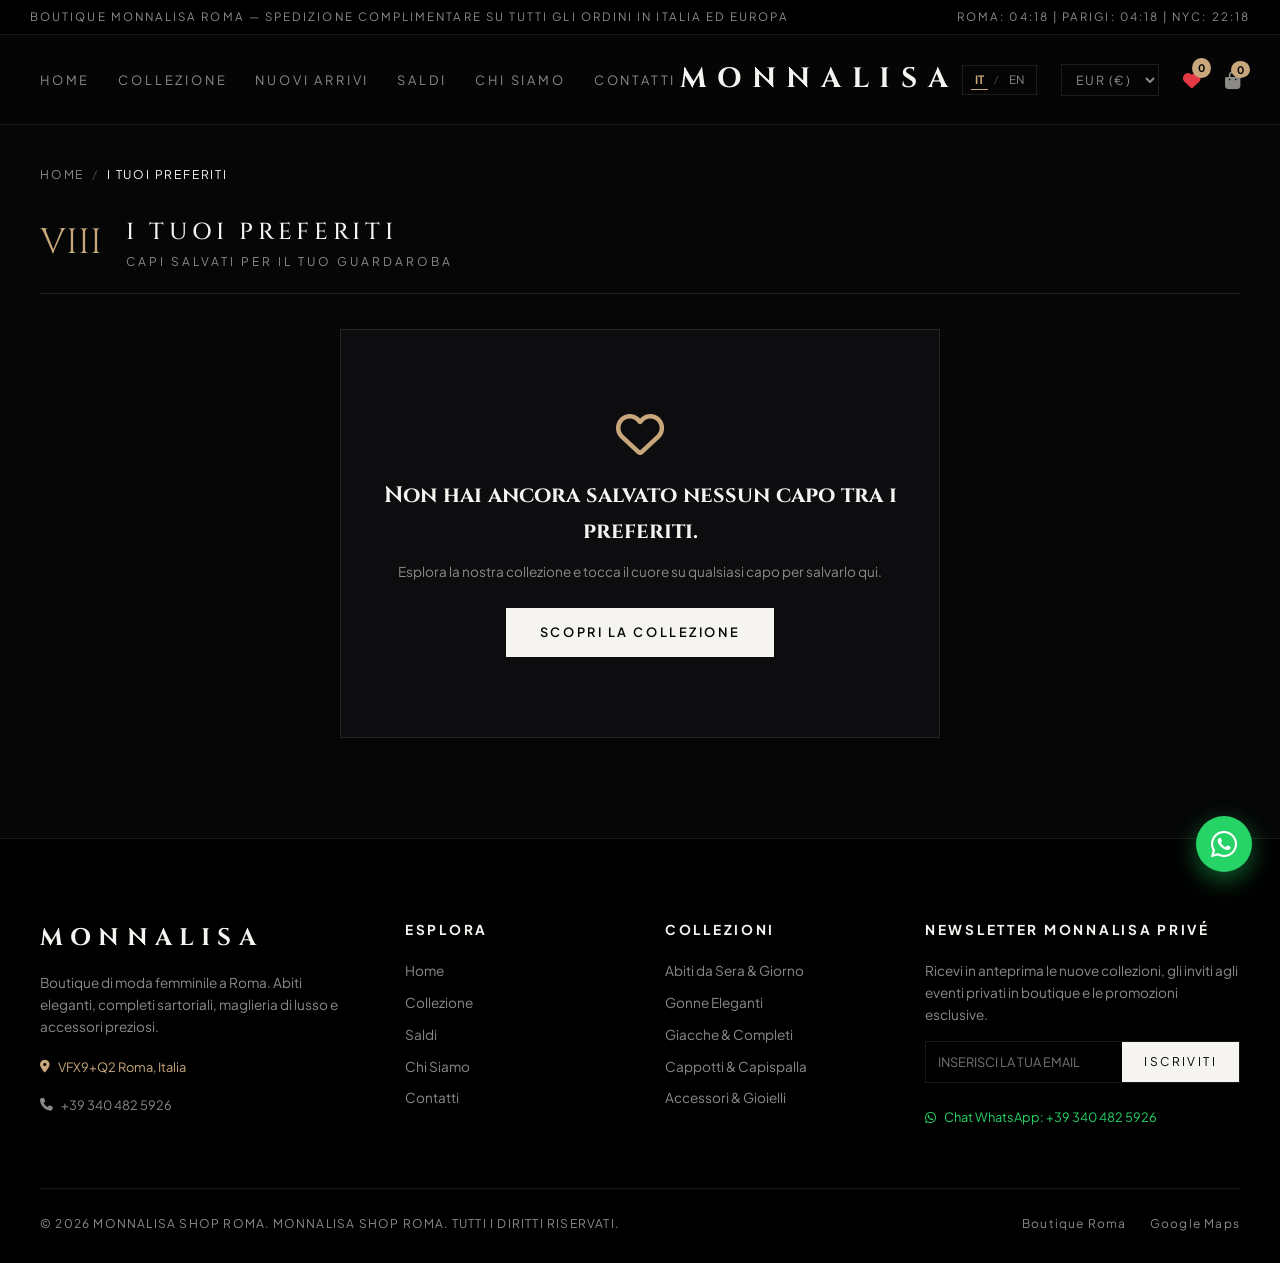
<file: wishlist.html>
<!DOCTYPE html>
<html lang="it">
<head>
  <meta charset="UTF-8" />
  <meta name="viewport" content="width=device-width, initial-scale=1.0" />
  <title>I Tuoi Preferiti — MONNALISA Roma | Wishlist</title>
  
  <!-- Google Fonts: Luxury Editorial Serifs & Modern Sans -->
  <link rel="preconnect" href="https://fonts.googleapis.com">
  <link rel="preconnect" href="https://fonts.gstatic.com" crossorigin>
  <link href="https://fonts.googleapis.com/css2?family=Cinzel:wght@400;500;600;700&family=Italiana&family=Plus+Jakarta+Sans:wght@200;300;400;500;600&display=swap" rel="stylesheet">
  
  <!-- Font Awesome Icons -->
  <link rel="stylesheet" href="https://cdnjs.cloudflare.com/ajax/libs/font-awesome/6.5.1/css/all.min.css" />

  <!-- Stylesheet -->
  <link rel="stylesheet" href="./css/main.css" />
</head>
<body>

  <!-- Announcement Bar with Live Clocks -->
  <aside class="announcement-bar">
    <div class="announcement-track">
      <span data-i18n="announcement_text">BOUTIQUE MONNALISA ROMA — SPEDIZIONE COMPLIMENTARE SU TUTTI GLI ORDINI IN ITALIA ED EUROPA</span>
      <span class="live-clocks">
        <span data-i18n="announcement_clock">ROMA</span>: <span id="rome-time">--:--</span> | 
        PARIGI: <span id="paris-time">--:--</span> | 
        NYC: <span id="nyc-time">--:--</span>
      </span>
    </div>
  </aside>

  <!-- Sticky Luxury Header -->
  <header class="site-header" id="navbar">
    <div class="header-inner">
      <nav class="nav-left">
        <a href="index.html" class="nav-link" data-i18n="nav_home">Home</a>
        <a href="shop.html" class="nav-link" data-i18n="nav_shop">Collezione</a>
        <a href="shop.html?filter=new" class="nav-link" data-i18n="nav_new">Nuovi Arrivi</a>
        <a href="sale.html" class="nav-link" data-i18n="nav_sale">Saldi</a>
        <a href="about.html" class="nav-link" data-i18n="nav_about">Chi Siamo</a>
        <a href="contact.html" class="nav-link" data-i18n="nav_contact">Contatti</a>
      </nav>

      <div class="brand-monogram">
        <a href="index.html">MONNALISA</a>
      </div>

      <div class="nav-right">
        <!-- Language Switcher -->
        <div class="lang-switch">
          <button class="lang-btn active" data-lang="it">IT</button>
          <span class="lang-divider">/</span>
          <button class="lang-btn" data-lang="en">EN</button>
        </div>

        <!-- Currency Selector -->
        <select class="currency-select" aria-label="Currency Selector">
          <option value="EUR">EUR (€)</option>
          <option value="USD">USD ($)</option>
          <option value="GBP">GBP (£)</option>
          <option value="JPY">JPY (¥)</option>
        </select>

        <!-- Wishlist Icon -->
        <a href="wishlist.html" class="icon-btn active" aria-label="Wishlist" style="color:var(--accent-gold);">
          <i class="fa-solid fa-heart" style="color:#e63946;"></i>
          <span class="badge wishlist-count-badge">0</span>
        </a>

        <!-- Cart Trigger -->
        <button class="icon-btn cart-trigger" aria-label="Cart">
          <i class="fa-solid fa-bag-shopping"></i>
          <span class="badge cart-count-badge">0</span>
        </button>

        <!-- Mobile Menu Toggle Button -->
        <button class="mobile-toggle" id="mobile-menu-toggle" aria-label="Open Navigation">
          <i class="fa-solid fa-bars"></i>
        </button>
      </div>
    </div>
  </header>

  <!-- Dedicated Wishlist Page Container -->
  <main class="wishlist-page-section" id="wishlist-page-container">
    <div class="breadcrumb">
      <a href="index.html" data-i18n="nav_home">Home</a>
      <span>/</span>
      <span class="current" data-i18n="wishlist_title">I Tuoi Preferiti</span>
    </div>

    <div class="section-header" style="margin-bottom:35px;">
      <div class="sec-meta">
        <span class="roman-numeral">VIII</span>
        <div>
          <h1 class="sec-title" data-i18n="wishlist_title">I TUOI PREFERITI</h1>
          <span class="sec-subtitle">CAPI SALVATI PER IL TUO GUARDAROBA</span>
        </div>
      </div>
      <button class="solid-btn" id="move-all-to-cart-btn" style="display:none;" onclick="moveAllWishlistToCart()" data-i18n="wishlist_move_all">
        <i class="fa-solid fa-bag-shopping"></i> Sposta Tutti nel Carrello
      </button>
    </div>

    <!-- Active Wishlist Grid -->
    <div id="wishlist-content-view">
      <!-- Injected via JavaScript -->
    </div>
  </main>

  <!-- Luxury Footer -->
  <footer class="site-footer">
    <div class="footer-top">
      <div class="footer-col brand-col">
        <h2 class="footer-logo">MONNALISA</h2>
        <p data-i18n="footer_desc">Boutique di moda femminile a Roma. Abiti eleganti, completi sartoriali, maglieria di lusso e accessori preziosi.</p>
        <div style="margin-bottom:12px;">
          <a href="https://maps.app.goo.gl/5teJvapkdo6K3t237" target="_blank" rel="noopener" style="color:var(--accent-gold); font-size:0.8rem; display:inline-flex; align-items:center; gap:8px;">
            <i class="fa-solid fa-location-dot"></i> VFX9+Q2 Roma, Italia
          </a>
        </div>
        <div>
          <a href="tel:+393404825926" style="color:var(--text-muted); font-size:0.8rem; display:inline-flex; align-items:center; gap:8px;">
            <i class="fa-solid fa-phone"></i> +39 340 482 5926
          </a>
        </div>
      </div>

      <div class="footer-col">
        <h4 class="col-title" data-i18n="footer_col_nav">Esplora</h4>
        <ul>
          <li><a href="index.html" data-i18n="nav_home">Home</a></li>
          <li><a href="shop.html" data-i18n="nav_shop">Collezione</a></li>
          <li><a href="sale.html" data-i18n="nav_sale">Saldi & Offerte</a></li>
          <li><a href="about.html" data-i18n="nav_about">Chi Siamo</a></li>
          <li><a href="contact.html" data-i18n="nav_contact">Contatti</a></li>
        </ul>
      </div>

      <div class="footer-col">
        <h4 class="col-title" data-i18n="footer_col_categories">Collezioni</h4>
        <ul>
          <li><a href="shop.html?cat=dresses" data-i18n="cat_dresses">Abiti da Sera & Giorno</a></li>
          <li><a href="shop.html?cat=skirts" data-i18n="cat_skirts">Gonne Eleganti</a></li>
          <li><a href="shop.html?cat=jackets" data-i18n="cat_jackets">Giacche & Sartoria</a></li>
          <li><a href="shop.html?cat=outerwear" data-i18n="cat_outerwear">Cappotti & Capispalla</a></li>
          <li><a href="shop.html?cat=accessories" data-i18n="cat_accessories">Accessori & Gioielli</a></li>
        </ul>
      </div>

      <div class="footer-col newsletter-col">
        <h4 class="col-title" data-i18n="newsletter_title">Newsletter Monnalisa Privé</h4>
        <p data-i18n="newsletter_desc">Ricevi in anteprima le nuove collezioni, gli inviti agli eventi privati in boutique e le promozioni esclusive.</p>
        <form class="subscribe-box newsletter-form">
          <input type="email" placeholder="LA TUA EMAIL" data-i18n-placeholder="newsletter_placeholder" required />
          <button type="submit" class="subscribe-btn" data-i18n="newsletter_btn">ISCRIVITI</button>
        </form>
        <div style="margin-top:20px;">
          <a href="https://wa.me/393404825926" target="_blank" rel="noopener" style="color:#25d366; font-size:0.8rem; display:inline-flex; align-items:center; gap:8px;">
            <i class="fa-brands fa-whatsapp"></i> Chat WhatsApp: +39 340 482 5926
          </a>
        </div>
      </div>
    </div>

    <div class="footer-bottom">
      <p>&copy; 2026 MONNALISA SHOP ROMA. <span data-i18n="footer_rights">TUTTI I DIRITTI RISERVATI.</span></p>
      <div class="legal-links">
        <a href="contact.html">Boutique Roma</a>
        <a href="https://maps.app.goo.gl/5teJvapkdo6K3t237" target="_blank" rel="noopener">Google Maps</a>
      </div>
    </div>
  </footer>

  <!-- Slide-out Shopping Bag Drawer -->
  <div class="cart-drawer-backdrop" id="cart-backdrop"></div>
  <aside class="cart-drawer" id="cart-drawer">
    <div class="drawer-header">
      <h3><span data-i18n="cart_title">IL TUO CARRELLO</span> (<span id="cart-items-count">0</span>)</h3>
      <button class="close-drawer-btn" id="close-cart-btn">&times;</button>
    </div>
    <div class="drawer-body" id="cart-items-list">
      <div class="empty-cart-msg" data-i18n="cart_empty">Il tuo carrello è attualmente vuoto.</div>
    </div>
    <div class="drawer-footer">
      <div class="cart-subtotal">
        <span data-i18n="cart_subtotal">Subtotale</span>
        <span id="cart-total-price">€ 0.00</span>
      </div>
      <button class="checkout-btn" id="checkout-btn" data-i18n="cart_checkout_btn">PROCEDI ALL'ACQUISTO</button>
    </div>
  </aside>

  <!-- Mobile Navigation Drawer -->
  <div class="mobile-nav-backdrop" id="mobile-nav-backdrop"></div>
  <aside class="mobile-nav-drawer" id="mobile-nav-drawer">
    <div class="mobile-nav-header">
      <div class="brand-monogram">
        <a href="index.html">MONNALISA</a>
      </div>
      <button class="mobile-close-btn" id="mobile-nav-close">&times;</button>
    </div>
    <div class="mobile-nav-links">
      <a href="index.html" class="mobile-nav-link" data-i18n="nav_home">Home</a>
      <a href="shop.html" class="mobile-nav-link" data-i18n="nav_shop">Collezione</a>
      <a href="shop.html?filter=new" class="mobile-nav-link" data-i18n="nav_new">Nuovi Arrivi</a>
      <a href="sale.html" class="mobile-nav-link" data-i18n="nav_sale">Saldi & Offerte</a>
      <a href="about.html" class="mobile-nav-link" data-i18n="nav_about">Chi Siamo</a>
      <a href="contact.html" class="mobile-nav-link" data-i18n="nav_contact">Contatti</a>
      <a href="wishlist.html" class="mobile-nav-link active" data-i18n="nav_wishlist">I Tuoi Preferiti</a>
      <a href="cart.html" class="mobile-nav-link" data-i18n="nav_cart">Il Tuo Carrello</a>
    </div>
    <div class="mobile-nav-footer">
      <div style="display:flex; justify-content:space-between; align-items:center;">
        <span style="font-size:0.75rem; color:var(--text-muted);" data-i18n="nav_lang">Lingua:</span>
        <div class="lang-switch">
          <button class="lang-btn active" data-lang="it">IT</button>
          <span class="lang-divider">/</span>
          <button class="lang-btn" data-lang="en">EN</button>
        </div>
      </div>
      <a href="https://wa.me/393404825926" target="_blank" rel="noopener" class="whatsapp-inquire-btn" style="width:100%;">
        <i class="fa-brands fa-whatsapp"></i> WhatsApp Roma
      </a>
    </div>
  </aside>

  <!-- Quick View Modal -->
  <div class="modal-backdrop" id="quick-view-modal">
    <div class="modal-card">
      <button class="modal-close-btn">&times;</button>
      <div id="qv-modal-content"></div>
    </div>
  </div>

  <!-- Checkout Demo Modal -->
  <div class="modal-backdrop" id="checkout-demo-modal">
    <div class="modal-card" style="max-width:650px;">
      <button class="modal-close-btn">&times;</button>
      <div id="checkout-demo-content"></div>
    </div>
  </div>

  <!-- Floating WhatsApp Action Button -->
  <a href="https://wa.me/393404825926" id="floating-whatsapp-btn" class="floating-whatsapp" target="_blank" rel="noopener" aria-label="WhatsApp Monnalisa Roma">
    <i class="fa-brands fa-whatsapp"></i>
    <span class="floating-whatsapp-tooltip">Chatta con Monnalisa Roma</span>
  </a>

  <!-- Toast Notification Wrapper -->
  <div id="toast-container" class="toast-container"></div>

  <!-- Scripts -->
  <script src="./Script/data.js"></script>
  <script src="./Script/app.js"></script>

  <!-- Wishlist Controller -->
  <script>
    function renderWishlistPage() {
      const container = document.getElementById("wishlist-content-view");
      const moveAllBtn = document.getElementById("move-all-to-cart-btn");
      if (!container) return;

      const savedIds = MonnalisaApp.wishlist;
      const savedProducts = MONNALISA_PRODUCTS.filter(p => savedIds.includes(p.id));

      if (savedProducts.length === 0) {
        if (moveAllBtn) moveAllBtn.style.display = "none";
        container.innerHTML = `
          <div class="wishlist-empty-box">
            <i class="fa-regular fa-heart"></i>
            <h3 style="font-family:var(--font-serif); font-size:1.4rem; margin-bottom:12px;">${MonnalisaApp.t("wishlist_empty")}</h3>
            <p style="color:var(--text-muted); font-size:0.85rem; margin-bottom:25px;">
              ${MonnalisaApp.lang === "en" ? "Explore our collection and click the heart icon on any piece to save it here." : "Esplora la nostra collezione e tocca il cuore su qualsiasi capo per salvarlo qui."}
            </p>
            <a href="shop.html" class="solid-btn">${MonnalisaApp.t("hero_btn_shop")}</a>
          </div>
        `;
        return;
      }

      if (moveAllBtn) moveAllBtn.style.display = "inline-flex";

      let cardsHtml = '<div class="products-grid">';
      savedProducts.forEach(p => {
        const title = MonnalisaApp.lang === "en" ? p.title_en : p.title_it;
        const desc = MonnalisaApp.lang === "en" ? p.desc_en : p.desc_it;
        const cat = MonnalisaApp.lang === "en" ? p.category_en : p.category_it;

        cardsHtml += `
          <div class="product-card">
            <div class="product-thumb">
              <button class="wishlist-toggle-btn active" data-product-id="${p.id}" onclick="removeFromWishlistPage('${p.id}')" title="Rimuovi dai preferiti">
                <i class="fa-solid fa-heart" style="color:#e63946;"></i>
              </button>
              <img src="${p.img}" alt="${title}" loading="lazy" />
              <button class="quick-view-overlay-btn" onclick="MonnalisaApp.openQuickView('${p.id}')">
                <i class="fa-regular fa-eye"></i> ${MonnalisaApp.t("btn_quick_view")}
              </button>
            </div>
            <div class="product-info">
              <div>
                <span class="product-category">${cat}</span>
                <h3 class="product-title"><a href="product-detail.html?id=${p.id}">${title}</a></h3>
                <p class="product-desc">${desc}</p>
              </div>
              <div class="product-footer">
                <div class="price-container">
                  ${
                    p.onSale && p.salePriceEUR
                      ? `<span class="sale-price">${MonnalisaApp.formatPrice(p.salePriceEUR)}</span>
                         <span class="original-price">${MonnalisaApp.formatPrice(p.priceEUR)}</span>`
                      : `<span class="product-price">${MonnalisaApp.formatPrice(p.priceEUR)}</span>`
                  }
                </div>
                <div class="card-actions">
                  <button class="add-cart-btn" onclick="MonnalisaApp.addToCart('${p.id}')">
                    <i class="fa-solid fa-plus"></i> ${MonnalisaApp.t("btn_add_cart")}
                  </button>
                </div>
              </div>
            </div>
          </div>
        `;
      });
      cardsHtml += '</div>';

      container.innerHTML = cardsHtml;
    }

    function removeFromWishlistPage(productId) {
      MonnalisaApp.toggleWishlist(productId);
      renderWishlistPage();
    }

    function moveAllWishlistToCart() {
      MonnalisaApp.wishlist.forEach(pid => {
        const product = MONNALISA_PRODUCTS.find(p => p.id === pid);
        if (product) {
          MonnalisaApp.addToCart(pid);
        }
      });
      MonnalisaApp.wishlist = [];
      MonnalisaApp.saveWishlist();
      renderWishlistPage();
      MonnalisaApp.showToast(MonnalisaApp.lang === "en" ? "All saved items moved to bag!" : "Tutti i capi preferiti sono stati spostati nel carrello!");
    }

    function onLanguageChange() {
      renderWishlistPage();
    }

    function onCurrencyChange() {
      renderWishlistPage();
    }

    document.addEventListener("DOMContentLoaded", () => {
      renderWishlistPage();
    });
  </script>
</body>
</html>
</file>
<file: css/main.css>
/* ==========================================================================
   TRÜMUNG LUXURY EDITORIAL SYSTEM - DARK ELEVATED COUTURE
   ========================================================================== */

:root {
  --bg-primary: #060607;
  --bg-secondary: #0d0d10;
  --bg-card: #131316;
  --text-primary: #f5f4f0;
  --text-muted: #8b8a87;
  --accent-gold: #c7a77b;
  --accent-gold-hover: #deb98c;
  --border-subtle: rgba(245, 244, 240, 0.1);
  --border-light: rgba(245, 244, 240, 0.28);
  --font-serif: 'Cinzel', serif;
  --font-cursive: 'Italiana', serif;
  --font-sans: 'Plus Jakarta Sans', sans-serif;
  --transition-smooth: all 0.35s cubic-bezier(0.2, 0.9, 0.3, 1);
}

* {
  margin: 0;
  padding: 0;
  box-sizing: border-box;
}

html {
  scroll-behavior: smooth;
  background-color: var(--bg-primary);
  color: var(--text-primary);
  font-family: var(--font-sans);
}

body {
  overflow-x: hidden;
  line-height: 1.6;
}

a {
  color: inherit;
  text-decoration: none;
  transition: var(--transition-smooth);
}

button, input, select, textarea {
  font-family: inherit;
  color: inherit;
  border: none;
  outline: none;
  background: transparent;
}

/* ---------------- Announcement Bar ---------------- */
.announcement-bar {
  background: #000;
  color: var(--text-muted);
  font-size: 0.72rem;
  letter-spacing: 0.18em;
  padding: 8px 30px;
  border-bottom: 1px solid var(--border-subtle);
  text-transform: uppercase;
}

.announcement-track {
  display: flex;
  justify-content: space-between;
  align-items: center;
  max-width: 1600px;
  margin: 0 auto;
}

/* ---------------- Site Header ---------------- */
.site-header {
  position: sticky;
  top: 0;
  z-index: 100;
  background: rgba(6, 6, 7, 0.9);
  backdrop-filter: blur(16px);
  border-bottom: 1px solid var(--border-subtle);
}

.header-inner {
  max-width: 1600px;
  margin: 0 auto;
  padding: 22px 40px;
  display: flex;
  justify-content: space-between;
  align-items: center;
}

.nav-left {
  display: flex;
  gap: 28px;
}

.nav-link {
  font-size: 0.8rem;
  letter-spacing: 0.22em;
  text-transform: uppercase;
  color: var(--text-muted);
}

.nav-link:hover {
  color: var(--text-primary);
}

.brand-monogram a {
  font-family: var(--font-serif);
  font-size: 1.75rem;
  letter-spacing: 0.38em;
  font-weight: 700;
}

.nav-right {
  display: flex;
  align-items: center;
  gap: 24px;
}

.currency-select {
  font-size: 0.78rem;
  letter-spacing: 0.12em;
  border: 1px solid var(--border-subtle);
  padding: 6px 10px;
  cursor: pointer;
  color: var(--text-muted);
}

.icon-btn {
  cursor: pointer;
  font-size: 1.1rem;
  color: var(--text-muted);
  position: relative;
  transition: var(--transition-smooth);
}

.icon-btn:hover {
  color: var(--text-primary);
}

.badge {
  position: absolute;
  top: -8px;
  right: -10px;
  background: var(--accent-gold);
  color: #000;
  font-size: 0.65rem;
  font-weight: 700;
  padding: 2px 6px;
  border-radius: 50%;
}

/* ---------------- Hero Split Screen ---------------- */
.hero-split {
  display: grid;
  grid-template-columns: 1fr 1fr;
  height: 86vh;
  min-height: 600px;
  position: relative;
}

.monolith {
  position: relative;
  overflow: hidden;
  display: flex;
  align-items: center;
  justify-content: center;
  padding: 50px;
}

.monolith-bg {
  position: absolute;
  inset: 0;
  background-size: cover;
  background-position: center;
  filter: grayscale(85%) brightness(0.5);
  transition: transform 1.2s ease, filter 0.8s ease;
}

.monolith:hover .monolith-bg {
  transform: scale(1.04);
  filter: grayscale(10%) brightness(0.75);
}

.monolith-overlay {
  position: absolute;
  inset: 0;
  background: linear-gradient(180deg, rgba(6,6,7,0.3) 0%, rgba(6,6,7,0.85) 100%);
}

.monolith-content {
  position: relative;
  z-index: 2;
  text-align: center;
  max-width: 460px;
}

.location-tag {
  display: inline-block;
  font-size: 0.75rem;
  letter-spacing: 0.25em;
  color: var(--accent-gold);
  margin-bottom: 12px;
}

.city-name {
  font-family: var(--font-cursive);
  font-size: 2.3rem;
  letter-spacing: 0.1em;
}

.region-name {
  font-family: var(--font-serif);
  font-size: 3.8rem;
  letter-spacing: 0.16em;
  line-height: 1.1;
  margin-bottom: 18px;
}

.monolith-desc {
  font-size: 0.88rem;
  color: var(--text-muted);
  margin-bottom: 25px;
}

/* Buttons */
.outline-btn {
  display: inline-block;
  padding: 12px 28px;
  border: 1px solid var(--border-light);
  font-size: 0.78rem;
  letter-spacing: 0.2em;
  text-transform: uppercase;
}

.outline-btn:hover {
  background: var(--text-primary);
  color: var(--bg-primary);
}

.solid-btn {
  display: inline-flex;
  align-items: center;
  justify-content: center;
  gap: 12px;
  padding: 14px 34px;
  background: var(--text-primary);
  color: var(--bg-primary);
  font-size: 0.8rem;
  letter-spacing: 0.2em;
  text-transform: uppercase;
  font-weight: 600;
  cursor: pointer;
  border: none;
  transition: var(--transition-smooth);
}

.solid-btn:hover {
  background: var(--accent-gold);
  color: #000;
}

/* ---------------- Collection Section & Watermark ---------------- */
.collection-section, .atelier-section, .press-section, .concierge-section {
  max-width: 1600px;
  margin: 0 auto;
  padding: 100px 40px;
  position: relative;
}

.section-watermark {
  position: absolute;
  top: 30px;
  left: 50%;
  transform: translateX(-50%);
  font-family: var(--font-serif);
  font-size: 15vw;
  color: rgba(245, 244, 240, 0.02);
  user-select: none;
  pointer-events: none;
  letter-spacing: 0.2em;
}

.section-header {
  display: flex;
  justify-content: space-between;
  align-items: flex-end;
  border-bottom: 1px solid var(--border-subtle);
  padding-bottom: 22px;
  margin-bottom: 50px;
}

.sec-meta {
  display: flex;
  align-items: center;
  gap: 24px;
}

.roman-numeral {
  font-family: var(--font-serif);
  font-size: 2.2rem;
  color: var(--accent-gold);
  line-height: 1;
}

.sec-title {
  font-family: var(--font-serif);
  font-size: 1.45rem;
  letter-spacing: 0.2em;
  font-weight: 500;
}

.sec-subtitle {
  font-size: 0.75rem;
  letter-spacing: 0.25em;
  color: var(--text-muted);
  display: block;
}

/* Filter Buttons */
.filter-group {
  display: flex;
  gap: 12px;
  flex-wrap: wrap;
}

.filter-btn {
  font-size: 0.78rem;
  letter-spacing: 0.15em;
  text-transform: uppercase;
  color: var(--text-muted);
  padding: 8px 16px;
  cursor: pointer;
  border-bottom: 1px solid transparent;
  transition: var(--transition-smooth);
}

.filter-btn.active, .filter-btn:hover {
  color: var(--text-primary);
  border-color: var(--accent-gold);
}

/* ---------------- Products Grid ---------------- */
.products-grid {
  display: grid;
  grid-template-columns: repeat(4, 1fr);
  gap: 30px;
}

.product-card {
  background: var(--bg-secondary);
  border: 1px solid var(--border-subtle);
  display: flex;
  flex-direction: column;
  transition: var(--transition-smooth);
  animation: cardFadeIn 0.5s ease-out forwards;
}

@keyframes cardFadeIn {
  from { opacity: 0; transform: translateY(15px); }
  to { opacity: 1; transform: translateY(0); }
}

.product-card:hover {
  border-color: var(--border-light);
  transform: translateY(-5px);
}

.product-thumb {
  position: relative;
  aspect-ratio: 3/4;
  overflow: hidden;
  background: #000;
}

.product-thumb img {
  width: 100%;
  height: 100%;
  object-fit: cover;
  transition: transform 0.8s ease;
}

.product-card:hover .product-thumb img {
  transform: scale(1.06);
}

.edition-badge {
  position: absolute;
  top: 12px;
  left: 12px;
  background: rgba(6, 6, 7, 0.75);
  backdrop-filter: blur(8px);
  padding: 4px 8px;
  font-size: 0.65rem;
  letter-spacing: 0.15em;
  color: var(--accent-gold);
  border: 1px solid var(--border-subtle);
}

.product-info {
  padding: 22px;
  display: flex;
  flex-direction: column;
  flex-grow: 1;
  justify-content: space-between;
}

.product-category {
  font-size: 0.68rem;
  letter-spacing: 0.2em;
  color: var(--accent-gold);
  text-transform: uppercase;
  margin-bottom: 4px;
}

.product-title {
  font-family: var(--font-serif);
  font-size: 1.05rem;
  letter-spacing: 0.08em;
  margin-bottom: 8px;
}

.product-desc {
  font-size: 0.78rem;
  color: var(--text-muted);
  margin-bottom: 18px;
  line-height: 1.5;
}

.product-footer {
  display: flex;
  justify-content: space-between;
  align-items: center;
  border-top: 1px solid var(--border-subtle);
  padding-top: 15px;
}

.product-price {
  font-size: 1.05rem;
  letter-spacing: 0.05em;
}

.add-cart-btn {
  padding: 8px 16px;
  border: 1px solid var(--border-subtle);
  font-size: 0.72rem;
  letter-spacing: 0.15em;
  text-transform: uppercase;
  cursor: pointer;
  transition: var(--transition-smooth);
}

.add-cart-btn:hover {
  background: var(--text-primary);
  color: #000;
}

/* ---------------- Load More Section ---------------- */
.load-more-container {
  margin-top: 60px;
  display: flex;
  flex-direction: column;
  align-items: center;
  gap: 20px;
}

.progress-indicator {
  display: flex;
  flex-direction: column;
  align-items: center;
  gap: 8px;
  font-size: 0.75rem;
  letter-spacing: 0.2em;
  color: var(--text-muted);
  text-transform: uppercase;
}

.progress-bar-track {
  width: 240px;
  height: 2px;
  background: var(--border-subtle);
  overflow: hidden;
}

.progress-bar-fill {
  height: 100%;
  width: 25%;
  background: var(--accent-gold);
  transition: width 0.4s ease;
}

.load-more-btn {
  padding: 16px 42px;
  font-size: 0.82rem;
}

/* ---------------- Runway Visual Section ---------------- */
.runway-section {
  position: relative;
  padding: 140px 40px;
  margin: 60px 0;
  overflow: hidden;
  text-align: center;
  display: flex;
  justify-content: center;
  align-items: center;
}

.runway-bg {
  position: absolute;
  inset: 0;
  background-size: cover;
  background-position: center;
  filter: brightness(0.35) contrast(1.1);
  transform: scale(1.02);
}

.runway-overlay {
  position: absolute;
  inset: 0;
  background: radial-gradient(circle, rgba(6,6,7,0.4) 0%, rgba(6,6,7,0.95) 100%);
}

.runway-content {
  position: relative;
  z-index: 2;
  max-width: 800px;
}

.runway-title {
  font-family: var(--font-serif);
  font-size: 2.8rem;
  letter-spacing: 0.18em;
  margin: 15px 0 25px 0;
}

.runway-quote {
  font-family: var(--font-cursive);
  font-size: 1.9rem;
  color: var(--text-primary);
  line-height: 1.4;
  margin-bottom: 35px;
}

.runway-meta {
  display: flex;
  justify-content: center;
  align-items: center;
  gap: 16px;
  font-size: 0.72rem;
  letter-spacing: 0.25em;
  color: var(--accent-gold);
}

/* ---------------- Curated Banner ---------------- */
.curated-banner {
  padding: 100px 40px;
  background: linear-gradient(rgba(6,6,7,0.88), rgba(6,6,7,0.88)), 
              url('https://images.unsplash.com/photo-1490481651871-ab68de25d43d?q=80&w=1600&auto=format&fit=crop') center/cover;
  display: flex;
  justify-content: center;
  text-align: center;
}

.curated-card {
  max-width: 680px;
}

.curated-meta {
  display: flex;
  justify-content: center;
  align-items: center;
  gap: 15px;
  font-size: 0.75rem;
  letter-spacing: 0.25em;
  color: var(--accent-gold);
}

.divider-line {
  display: inline-block;
  width: 35px;
  height: 1px;
  background: var(--accent-gold);
}

.signature-title {
  font-family: var(--font-cursive);
  font-size: 4.5rem;
  font-weight: 300;
  margin: 10px 0 15px 0;
}

.curated-desc {
  font-size: 0.92rem;
  color: var(--text-muted);
  margin-bottom: 30px;
}

/* ---------------- Atelier Section ---------------- */
.atelier-grid {
  display: grid;
  grid-template-columns: 1fr 1fr;
  gap: 60px;
  align-items: center;
}

.crafted-badge {
  display: flex;
  align-items: center;
  gap: 15px;
  font-size: 0.72rem;
  letter-spacing: 0.2em;
  color: var(--accent-gold);
}

.cursive-subhead {
  font-family: var(--font-cursive);
  font-size: 3rem;
  margin: 15px 0 20px 0;
}

.atelier-text-block p {
  color: var(--text-muted);
  margin-bottom: 35px;
}

.stats-row {
  display: flex;
  gap: 40px;
  border-top: 1px solid var(--border-subtle);
  padding-top: 25px;
}

.stat-item h4 {
  font-family: var(--font-serif);
  font-size: 2.2rem;
  color: var(--accent-gold);
}

.stat-item p {
  font-size: 0.72rem;
  letter-spacing: 0.15em;
  text-transform: uppercase;
  color: var(--text-muted);
}

.atelier-visual img {
  width: 100%;
  height: 480px;
  object-fit: cover;
  border: 1px solid var(--border-subtle);
}

/* ---------------- Press Section ---------------- */
.press-grid {
  display: grid;
  grid-template-columns: repeat(3, 1fr);
  gap: 30px;
}

.press-card {
  background: var(--bg-secondary);
  border: 1px solid var(--border-subtle);
  padding: 35px;
  display: flex;
  flex-direction: column;
  justify-content: space-between;
}

.press-source {
  font-size: 0.75rem;
  letter-spacing: 0.2em;
  color: var(--accent-gold);
  margin-bottom: 16px;
}

.press-body {
  font-family: var(--font-cursive);
  font-size: 1.45rem;
  line-height: 1.5;
  color: var(--text-primary);
  margin-bottom: 20px;
}

.press-author {
  font-size: 0.75rem;
  letter-spacing: 0.1em;
  color: var(--text-muted);
}

/* ---------------- Concierge Section ---------------- */
.concierge-container {
  background: var(--bg-secondary);
  border: 1px solid var(--border-subtle);
  display: grid;
  grid-template-columns: 1fr 1.2fr;
  gap: 50px;
  padding: 60px;
}

.concierge-heading {
  font-family: var(--font-serif);
  font-size: 2rem;
  letter-spacing: 0.15em;
  margin: 10px 0 15px 0;
}

.concierge-desc {
  color: var(--text-muted);
  font-size: 0.88rem;
  margin-bottom: 25px;
}

.concierge-info div {
  font-size: 0.8rem;
  color: var(--accent-gold);
  margin-bottom: 10px;
  display: flex;
  align-items: center;
  gap: 12px;
}

.concierge-form {
  display: flex;
  flex-direction: column;
  gap: 18px;
}

.form-row {
  display: grid;
  grid-template-columns: 1fr 1fr;
  gap: 18px;
}

.concierge-form input, .concierge-form select, .concierge-form textarea {
  border: 1px solid var(--border-subtle);
  padding: 12px 16px;
  font-size: 0.8rem;
  background: var(--bg-card);
  color: var(--text-primary);
}

.full-btn {
  width: 100%;
}

/* ---------------- Footer ---------------- */
.site-footer {
  background: #000;
  border-top: 1px solid var(--border-subtle);
  padding: 80px 40px 30px;
}

.footer-top {
  max-width: 1600px;
  margin: 0 auto;
  display: grid;
  grid-template-columns: 1.5fr 1fr 1fr 1.5fr;
  gap: 50px;
  margin-bottom: 60px;
}

.footer-logo {
  font-family: var(--font-serif);
  letter-spacing: 0.3em;
  margin-bottom: 15px;
}

.brand-col p {
  font-size: 0.85rem;
  color: var(--text-muted);
  margin-bottom: 15px;
}

.contact-email {
  font-size: 0.8rem;
  letter-spacing: 0.1em;
  color: var(--accent-gold);
}

.col-title {
  font-size: 0.85rem;
  letter-spacing: 0.2em;
  text-transform: uppercase;
  margin-bottom: 20px;
}

.footer-col ul {
  list-style: none;
}

.footer-col ul li {
  font-size: 0.85rem;
  color: var(--text-muted);
  margin-bottom: 10px;
}

.footer-col ul li a:hover {
  color: var(--text-primary);
}

.newsletter-col p {
  font-size: 0.85rem;
  color: var(--text-muted);
  margin-bottom: 15px;
}

.subscribe-box {
  display: flex;
  border: 1px solid var(--border-subtle);
}

.subscribe-box input {
  padding: 12px;
  font-size: 0.8rem;
  flex-grow: 1;
}

.subscribe-btn {
  padding: 0 22px;
  background: var(--text-primary);
  color: #000;
  font-size: 0.75rem;
  letter-spacing: 0.2em;
  cursor: pointer;
}

.subscribe-btn:hover {
  background: var(--accent-gold);
}

.footer-bottom {
  max-width: 1600px;
  margin: 0 auto;
  border-top: 1px solid var(--border-subtle);
  padding-top: 25px;
  display: flex;
  justify-content: space-between;
  font-size: 0.75rem;
  color: var(--text-muted);
  letter-spacing: 0.1em;
}

.legal-links a {
  margin-left: 20px;
}

/* ---------------- Shopping Bag Drawer ---------------- */
.cart-drawer-backdrop {
  position: fixed;
  inset: 0;
  background: rgba(0, 0, 0, 0.75);
  z-index: 200;
  opacity: 0;
  pointer-events: none;
  transition: opacity 0.4s ease;
}

.cart-drawer-backdrop.active {
  opacity: 1;
  pointer-events: auto;
}

.cart-drawer {
  position: fixed;
  top: 0;
  right: -480px;
  width: 440px;
  height: 100vh;
  background: var(--bg-secondary);
  border-left: 1px solid var(--border-subtle);
  z-index: 210;
  display: flex;
  flex-direction: column;
  transition: right 0.4s cubic-bezier(0.2, 0.9, 0.3, 1);
}

.cart-drawer.active {
  right: 0;
}

.drawer-header {
  padding: 24px;
  border-bottom: 1px solid var(--border-subtle);
  display: flex;
  justify-content: space-between;
  align-items: center;
}

.drawer-header h3 {
  font-family: var(--font-serif);
  font-size: 1rem;
  letter-spacing: 0.2em;
}

.close-drawer-btn {
  font-size: 1.8rem;
  cursor: pointer;
  line-height: 1;
}

.drawer-body {
  flex-grow: 1;
  overflow-y: auto;
  padding: 24px;
}

.empty-cart-msg {
  text-align: center;
  color: var(--text-muted);
  font-size: 0.85rem;
  margin-top: 60px;
}

.cart-item {
  display: flex;
  gap: 16px;
  margin-bottom: 20px;
  padding-bottom: 20px;
  border-bottom: 1px solid var(--border-subtle);
}

.cart-item-img {
  width: 70px;
  height: 90px;
  object-fit: cover;
}

.cart-item-details {
  flex-grow: 1;
}

.cart-item-title {
  font-size: 0.85rem;
  letter-spacing: 0.05em;
  margin-bottom: 4px;
}

.cart-item-price {
  font-size: 0.82rem;
  color: var(--accent-gold);
}

.remove-item-btn {
  font-size: 0.7rem;
  color: var(--text-muted);
  cursor: pointer;
  text-decoration: underline;
  margin-top: 6px;
  display: inline-block;
}

.drawer-footer {
  padding: 24px;
  border-top: 1px solid var(--border-subtle);
}

.cart-subtotal {
  display: flex;
  justify-content: space-between;
  font-size: 1rem;
  letter-spacing: 0.1em;
  margin-bottom: 20px;
}

.checkout-btn {
  width: 100%;
  padding: 14px;
  background: var(--text-primary);
  color: #000;
  font-size: 0.8rem;
  letter-spacing: 0.2em;
  font-weight: 600;
  cursor: pointer;
}

.checkout-btn:hover {
  background: var(--accent-gold);
}

/* ---------------- Toast Notification ---------------- */
.toast-container {
  position: fixed;
  bottom: 30px;
  right: 30px;
  z-index: 300;
  display: flex;
  flex-direction: column;
  gap: 10px;
}

.toast {
  background: var(--bg-card);
  border: 1px solid var(--accent-gold);
  padding: 12px 22px;
  font-size: 0.8rem;
  letter-spacing: 0.1em;
  box-shadow: 0 10px 30px rgba(0,0,0,0.6);
  animation: toastFade 3s forwards;
}

@keyframes toastFade {
  0% { opacity: 0; transform: translateY(10px); }
  15% { opacity: 1; transform: translateY(0); }
  85% { opacity: 1; transform: translateY(0); }
  100% { opacity: 0; transform: translateY(-10px); }
}

/* ---------------- Responsive Rules ---------------- */
@media (max-width: 1280px) {
  .products-grid {
    grid-template-columns: repeat(3, 1fr);
  }
  .press-grid {
    grid-template-columns: 1fr;
  }
}

@media (max-width: 1024px) {
  .hero-split {
    grid-template-columns: 1fr;
    height: auto;
  }
  .monolith {
    height: 520px;
  }
  .products-grid {
    grid-template-columns: repeat(2, 1fr);
  }
  .atelier-grid, .concierge-container {
    grid-template-columns: 1fr;
  }
  .footer-top {
    grid-template-columns: 1fr 1fr;
  }
}

@media (max-width: 768px) {
  .header-inner {
    padding: 16px 20px;
  }
  .nav-left {
    display: none;
  }
  .announcement-bar {
    display: none;
  }
  .products-grid {
    grid-template-columns: 1fr;
  }
  .cart-drawer {
    width: 100%;
  }
  .footer-top {
    grid-template-columns: 1fr;
  }
  .form-row {
    grid-template-columns: 1fr;
  }
}

/* ==========================================================================
   MONNALISA ITALIAN LUXURY EXTENSIONS & COMPONENTS
   ========================================================================== */

/* Language Switcher */
.lang-switch {
  display: inline-flex;
  align-items: center;
  border: 1px solid var(--border-subtle);
  padding: 4px 8px;
  gap: 6px;
  font-size: 0.72rem;
  letter-spacing: 0.12em;
}

.lang-btn {
  background: none;
  border: none;
  color: var(--text-muted);
  cursor: pointer;
  padding: 2px 4px;
  font-size: 0.72rem;
  transition: var(--transition-smooth);
}

.lang-btn:hover {
  color: var(--text-primary);
}

.lang-btn.active {
  color: var(--accent-gold);
  font-weight: 700;
  border-bottom: 1px solid var(--accent-gold);
}

.lang-divider {
  color: var(--border-light);
  font-size: 0.65rem;
}

/* Nav Link Active state */
.nav-link.active {
  color: var(--accent-gold);
}

/* Mobile Menu Toggle Button */
.mobile-toggle {
  display: none;
  background: none;
  border: none;
  color: var(--text-primary);
  font-size: 1.25rem;
  cursor: pointer;
  margin-left: 10px;
}

/* Mobile Navigation Drawer */
.mobile-nav-backdrop {
  position: fixed;
  inset: 0;
  background: rgba(0, 0, 0, 0.8);
  z-index: 250;
  opacity: 0;
  pointer-events: none;
  transition: opacity 0.35s ease;
}

.mobile-nav-backdrop.active {
  opacity: 1;
  pointer-events: auto;
}

.mobile-nav-drawer {
  position: fixed;
  top: 0;
  left: -320px;
  width: 300px;
  height: 100vh;
  background: var(--bg-secondary);
  border-right: 1px solid var(--border-subtle);
  z-index: 260;
  display: flex;
  flex-direction: column;
  transition: left 0.35s cubic-bezier(0.2, 0.9, 0.3, 1);
  padding: 30px 24px;
}

.mobile-nav-drawer.active {
  left: 0;
}

.mobile-nav-header {
  display: flex;
  justify-content: space-between;
  align-items: center;
  margin-bottom: 30px;
  padding-bottom: 16px;
  border-bottom: 1px solid var(--border-subtle);
}

.mobile-nav-header .brand-monogram a {
  font-size: 1.3rem;
}

.mobile-close-btn {
  background: none;
  border: none;
  color: var(--text-primary);
  font-size: 1.5rem;
  cursor: pointer;
}

.mobile-nav-links {
  display: flex;
  flex-direction: column;
  gap: 18px;
  margin-bottom: 30px;
}

.mobile-nav-link {
  font-size: 0.9rem;
  letter-spacing: 0.2em;
  text-transform: uppercase;
  color: var(--text-primary);
}

.mobile-nav-link:hover, .mobile-nav-link.active {
  color: var(--accent-gold);
}

.mobile-nav-footer {
  margin-top: auto;
  border-top: 1px solid var(--border-subtle);
  padding-top: 20px;
  display: flex;
  flex-direction: column;
  gap: 16px;
}

/* Card Wishlist & Quick View Buttons */
.wishlist-toggle-btn {
  position: absolute;
  top: 12px;
  right: 12px;
  width: 36px;
  height: 36px;
  border-radius: 50%;
  background: rgba(6, 6, 7, 0.7);
  backdrop-filter: blur(8px);
  border: 1px solid var(--border-subtle);
  color: var(--text-muted);
  display: flex;
  align-items: center;
  justify-content: center;
  font-size: 0.95rem;
  cursor: pointer;
  z-index: 5;
  transition: var(--transition-smooth);
}

.wishlist-toggle-btn:hover {
  color: #e63946;
  border-color: #e63946;
  transform: scale(1.1);
}

.wishlist-toggle-btn.active {
  color: #e63946;
  border-color: #e63946;
  background: rgba(230, 57, 70, 0.15);
}

.card-badges {
  position: absolute;
  top: 12px;
  left: 12px;
  display: flex;
  flex-direction: column;
  gap: 6px;
  z-index: 4;
}

.badge-pill {
  padding: 4px 8px;
  font-size: 0.65rem;
  letter-spacing: 0.16em;
  font-weight: 600;
  text-transform: uppercase;
}

.badge-pill.sale {
  background: #9b111e;
  color: #ffffff;
}

.badge-pill.new {
  background: rgba(6, 6, 7, 0.85);
  color: var(--accent-gold);
  border: 1px solid var(--accent-gold);
  backdrop-filter: blur(6px);
}

.quick-view-overlay-btn {
  position: absolute;
  bottom: 12px;
  left: 50%;
  transform: translateX(-50%) translateY(12px);
  opacity: 0;
  background: rgba(6, 6, 7, 0.9);
  color: var(--text-primary);
  border: 1px solid var(--border-light);
  padding: 8px 18px;
  font-size: 0.7rem;
  letter-spacing: 0.18em;
  text-transform: uppercase;
  cursor: pointer;
  white-space: nowrap;
  backdrop-filter: blur(6px);
  transition: var(--transition-smooth);
  z-index: 5;
}

.product-card:hover .quick-view-overlay-btn {
  opacity: 1;
  transform: translateX(-50%) translateY(0);
}

.quick-view-overlay-btn:hover {
  background: var(--accent-gold);
  color: #000;
}

/* Pricing display in card */
.price-container {
  display: flex;
  align-items: center;
  gap: 10px;
}

.original-price {
  font-size: 0.85rem;
  color: var(--text-muted);
  text-decoration: line-through;
}

.sale-price {
  color: #deb98c;
  font-weight: 600;
}

.card-actions {
  display: flex;
  gap: 8px;
  align-items: center;
}

.view-detail-link {
  font-size: 0.72rem;
  color: var(--text-muted);
  letter-spacing: 0.12em;
  text-transform: uppercase;
  text-decoration: underline;
  padding: 4px 6px;
}

.view-detail-link:hover {
  color: var(--text-primary);
}

/* ---------------- Breadcrumb Navigation ---------------- */
.breadcrumb {
  display: flex;
  align-items: center;
  gap: 8px;
  font-size: 0.75rem;
  letter-spacing: 0.15em;
  text-transform: uppercase;
  color: var(--text-muted);
  margin-bottom: 30px;
}

.breadcrumb a:hover {
  color: var(--accent-gold);
}

.breadcrumb span {
  color: var(--border-light);
}

.breadcrumb .current {
  color: var(--text-primary);
}

/* ---------------- Modal Component (Quick View & Demo Checkout) ---------------- */
.modal-backdrop {
  position: fixed;
  inset: 0;
  background: rgba(0, 0, 0, 0.85);
  backdrop-filter: blur(8px);
  z-index: 350;
  opacity: 0;
  pointer-events: none;
  display: flex;
  align-items: center;
  justify-content: center;
  padding: 20px;
  transition: opacity 0.35s ease;
}

.modal-backdrop.active {
  opacity: 1;
  pointer-events: auto;
}

.modal-card {
  background: var(--bg-secondary);
  border: 1px solid var(--border-light);
  max-width: 900px;
  width: 100%;
  max-height: 90vh;
  overflow-y: auto;
  position: relative;
  animation: modalPop 0.35s cubic-bezier(0.2, 0.9, 0.3, 1) forwards;
}

@keyframes modalPop {
  from { opacity: 0; transform: scale(0.96) translateY(20px); }
  to { opacity: 1; transform: scale(1) translateY(0); }
}

.modal-close-btn {
  position: absolute;
  top: 16px;
  right: 20px;
  font-size: 1.8rem;
  color: var(--text-muted);
  background: none;
  border: none;
  cursor: pointer;
  z-index: 10;
  line-height: 1;
  transition: var(--transition-smooth);
}

.modal-close-btn:hover {
  color: var(--text-primary);
}

/* Quick View Layout inside Modal */
.quick-view-layout {
  display: grid;
  grid-template-columns: 1fr 1fr;
  gap: 40px;
  padding: 40px;
}

.qv-image-container {
  aspect-ratio: 3/4;
  overflow: hidden;
  background: #000;
  border: 1px solid var(--border-subtle);
}

.qv-image-container img {
  width: 100%;
  height: 100%;
  object-fit: cover;
}

.qv-details {
  display: flex;
  flex-direction: column;
  justify-content: center;
}

.qv-category {
  font-size: 0.72rem;
  letter-spacing: 0.2em;
  color: var(--accent-gold);
  text-transform: uppercase;
  margin-bottom: 6px;
}

.qv-title {
  font-family: var(--font-serif);
  font-size: 1.7rem;
  letter-spacing: 0.1em;
  margin-bottom: 14px;
}

.qv-price-row {
  display: flex;
  align-items: center;
  gap: 14px;
  margin-bottom: 18px;
  font-size: 1.25rem;
}

.qv-desc {
  font-size: 0.88rem;
  color: var(--text-muted);
  line-height: 1.6;
  margin-bottom: 24px;
}

/* Selector elements (size, color, qty) */
.selector-group {
  margin-bottom: 20px;
}

.selector-label {
  display: block;
  font-size: 0.75rem;
  letter-spacing: 0.15em;
  text-transform: uppercase;
  color: var(--text-muted);
  margin-bottom: 8px;
}

.size-chips {
  display: flex;
  gap: 8px;
  flex-wrap: wrap;
}

.size-chip {
  padding: 8px 16px;
  border: 1px solid var(--border-subtle);
  background: var(--bg-card);
  font-size: 0.78rem;
  cursor: pointer;
  transition: var(--transition-smooth);
}

.size-chip:hover, .size-chip.active {
  border-color: var(--accent-gold);
  color: var(--accent-gold);
}

.color-chips {
  display: flex;
  gap: 10px;
  align-items: center;
}

.color-chip {
  width: 24px;
  height: 24px;
  border-radius: 50%;
  border: 2px solid transparent;
  cursor: pointer;
  outline: 1px solid var(--border-light);
  outline-offset: 2px;
  transition: var(--transition-smooth);
}

.color-chip.active {
  outline-color: var(--accent-gold);
  transform: scale(1.15);
}

.qty-control {
  display: inline-flex;
  align-items: center;
  border: 1px solid var(--border-subtle);
  background: var(--bg-card);
}

.qty-btn {
  padding: 8px 14px;
  cursor: pointer;
  font-size: 0.9rem;
  background: none;
  border: none;
  color: var(--text-primary);
  transition: var(--transition-smooth);
}

.qty-btn:hover {
  color: var(--accent-gold);
}

.qty-number {
  padding: 8px 12px;
  min-width: 36px;
  text-align: center;
  font-size: 0.85rem;
}

.qv-actions {
  display: flex;
  gap: 12px;
  margin-top: 25px;
}

.whatsapp-inquire-btn {
  display: inline-flex;
  align-items: center;
  justify-content: center;
  gap: 10px;
  padding: 12px 20px;
  background: #25d366;
  color: #fff;
  font-size: 0.78rem;
  letter-spacing: 0.15em;
  font-weight: 600;
  text-transform: uppercase;
  border: none;
  cursor: pointer;
  transition: var(--transition-smooth);
}

.whatsapp-inquire-btn:hover {
  background: #1ebc59;
  transform: translateY(-2px);
}

/* ---------------- Floating WhatsApp Button ---------------- */
.floating-whatsapp {
  position: fixed;
  bottom: 28px;
  right: 28px;
  z-index: 150;
  width: 56px;
  height: 56px;
  border-radius: 50%;
  background: #25d366;
  color: #fff;
  display: flex;
  align-items: center;
  justify-content: center;
  font-size: 1.85rem;
  box-shadow: 0 8px 24px rgba(37, 211, 102, 0.45);
  cursor: pointer;
  transition: transform 0.3s cubic-bezier(0.2, 0.9, 0.3, 1), box-shadow 0.3s ease;
  text-decoration: none;
}

.floating-whatsapp:hover {
  transform: scale(1.1);
  box-shadow: 0 12px 30px rgba(37, 211, 102, 0.65);
  color: #fff;
}

.floating-whatsapp-tooltip {
  position: absolute;
  right: 68px;
  background: var(--bg-card);
  color: var(--text-primary);
  border: 1px solid var(--border-light);
  padding: 6px 14px;
  font-size: 0.72rem;
  letter-spacing: 0.1em;
  white-space: nowrap;
  pointer-events: none;
  opacity: 0;
  transform: translateX(10px);
  transition: all 0.3s ease;
}

.floating-whatsapp:hover .floating-whatsapp-tooltip {
  opacity: 1;
  transform: translateX(0);
}

/* ---------------- Dedicated Shop Page Controls ---------------- */
.shop-hero-banner {
  padding: 80px 40px 40px;
  text-align: center;
  border-bottom: 1px solid var(--border-subtle);
  background: linear-gradient(180deg, rgba(13, 13, 16, 0.6) 0%, rgba(6, 6, 7, 0.95) 100%);
}

.shop-toolbar {
  max-width: 1600px;
  margin: 30px auto;
  padding: 0 40px;
  display: flex;
  justify-content: space-between;
  align-items: center;
  gap: 20px;
  flex-wrap: wrap;
}

.shop-search-box {
  display: flex;
  align-items: center;
  border: 1px solid var(--border-subtle);
  background: var(--bg-secondary);
  padding: 8px 16px;
  min-width: 280px;
}

.shop-search-box input {
  flex-grow: 1;
  font-size: 0.8rem;
  letter-spacing: 0.05em;
  padding: 4px 8px;
}

.shop-search-box i {
  color: var(--text-muted);
}

.shop-filters-row {
  display: flex;
  align-items: center;
  gap: 16px;
  flex-wrap: wrap;
}

.shop-select {
  border: 1px solid var(--border-subtle);
  background: var(--bg-secondary);
  padding: 10px 16px;
  font-size: 0.78rem;
  letter-spacing: 0.1em;
  color: var(--text-primary);
  cursor: pointer;
}

.shop-select option {
  background: var(--bg-card);
  color: var(--text-primary);
}

.reset-filter-btn {
  font-size: 0.75rem;
  letter-spacing: 0.15em;
  text-transform: uppercase;
  color: var(--accent-gold);
  border: 1px dashed var(--accent-gold);
  padding: 8px 16px;
  cursor: pointer;
  transition: var(--transition-smooth);
}

.reset-filter-btn:hover {
  background: rgba(199, 167, 123, 0.1);
}

/* ---------------- Product Detail Page Layout ---------------- */
.product-detail-section {
  max-width: 1400px;
  margin: 40px auto 80px;
  padding: 0 40px;
}

.pdp-grid {
  display: grid;
  grid-template-columns: 1fr 1fr;
  gap: 60px;
  align-items: start;
}

.pdp-gallery {
  display: flex;
  flex-direction: column;
  gap: 16px;
}

.pdp-main-image {
  aspect-ratio: 3/4;
  overflow: hidden;
  background: #000;
  border: 1px solid var(--border-subtle);
}

.pdp-main-image img {
  width: 100%;
  height: 100%;
  object-fit: cover;
  transition: transform 0.6s ease;
}

.pdp-thumbnails {
  display: flex;
  gap: 12px;
}

.pdp-thumb {
  width: 80px;
  height: 100px;
  object-fit: cover;
  border: 1px solid var(--border-subtle);
  cursor: pointer;
  opacity: 0.6;
  transition: var(--transition-smooth);
}

.pdp-thumb.active, .pdp-thumb:hover {
  opacity: 1;
  border-color: var(--accent-gold);
}

.pdp-info {
  display: flex;
  flex-direction: column;
}

.pdp-title {
  font-family: var(--font-serif);
  font-size: 2.2rem;
  letter-spacing: 0.1em;
  margin: 10px 0 16px;
}

.pdp-price-row {
  display: flex;
  align-items: baseline;
  gap: 16px;
  margin-bottom: 24px;
}

.pdp-price-row .product-price {
  font-size: 1.6rem;
  font-weight: 500;
}

.pdp-meta-stock {
  font-size: 0.78rem;
  letter-spacing: 0.12em;
  color: #25d366;
  display: flex;
  align-items: center;
  gap: 8px;
  margin-bottom: 24px;
}

.pdp-desc-text {
  color: var(--text-muted);
  line-height: 1.8;
  margin-bottom: 30px;
  font-size: 0.95rem;
}

.pdp-action-buttons {
  display: flex;
  flex-direction: column;
  gap: 14px;
  margin-top: 30px;
  margin-bottom: 40px;
}

.pdp-row-btn {
  display: flex;
  gap: 14px;
}

.pdp-accordion {
  border-top: 1px solid var(--border-subtle);
}

.accordion-item {
  border-bottom: 1px solid var(--border-subtle);
}

.accordion-title {
  padding: 18px 0;
  display: flex;
  justify-content: space-between;
  align-items: center;
  cursor: pointer;
  font-size: 0.82rem;
  letter-spacing: 0.18em;
  text-transform: uppercase;
}

.accordion-content {
  padding-bottom: 18px;
  color: var(--text-muted);
  font-size: 0.85rem;
  line-height: 1.7;
}

.accordion-content ul {
  padding-left: 20px;
}

.accordion-content li {
  margin-bottom: 6px;
}

/* ---------------- Dedicated Cart Page ---------------- */
.cart-page-section {
  max-width: 1400px;
  margin: 40px auto 100px;
  padding: 0 40px;
}

.cart-layout {
  display: grid;
  grid-template-columns: 2fr 1fr;
  gap: 50px;
  align-items: start;
}

.cart-table {
  width: 100%;
  border-collapse: collapse;
}

.cart-table th {
  text-align: left;
  padding: 16px;
  font-size: 0.75rem;
  letter-spacing: 0.18em;
  text-transform: uppercase;
  color: var(--text-muted);
  border-bottom: 1px solid var(--border-subtle);
}

.cart-table td {
  padding: 20px 16px;
  border-bottom: 1px solid var(--border-subtle);
  vertical-align: middle;
}

.cart-prod-cell {
  display: flex;
  align-items: center;
  gap: 20px;
}

.cart-prod-cell img {
  width: 80px;
  height: 105px;
  object-fit: cover;
}

.cart-order-summary {
  background: var(--bg-secondary);
  border: 1px solid var(--border-subtle);
  padding: 35px;
}

.summary-heading {
  font-family: var(--font-serif);
  font-size: 1.25rem;
  letter-spacing: 0.15em;
  margin-bottom: 25px;
  border-bottom: 1px solid var(--border-subtle);
  padding-bottom: 14px;
}

.summary-row {
  display: flex;
  justify-content: space-between;
  font-size: 0.88rem;
  color: var(--text-muted);
  margin-bottom: 14px;
}

.summary-row.total {
  border-top: 1px solid var(--border-subtle);
  padding-top: 18px;
  margin-top: 18px;
  font-size: 1.15rem;
  font-weight: 600;
  color: var(--text-primary);
}

.demo-disclaimer {
  font-size: 0.72rem;
  color: var(--accent-gold);
  letter-spacing: 0.08em;
  margin-top: 20px;
  padding: 12px;
  border: 1px solid rgba(199, 167, 123, 0.3);
  background: rgba(199, 167, 123, 0.05);
}

/* ---------------- Dedicated Wishlist Page ---------------- */
.wishlist-page-section {
  max-width: 1600px;
  margin: 40px auto 100px;
  padding: 0 40px;
}

.wishlist-empty-box {
  text-align: center;
  padding: 80px 20px;
  background: var(--bg-secondary);
  border: 1px solid var(--border-subtle);
  max-width: 600px;
  margin: 0 auto;
}

.wishlist-empty-box i {
  font-size: 3rem;
  color: var(--accent-gold);
  margin-bottom: 20px;
}

/* ---------------- About Page Layout ---------------- */
.about-hero {
  padding: 100px 40px 60px;
  text-align: center;
  max-width: 900px;
  margin: 0 auto;
}

.about-editorial-grid {
  max-width: 1600px;
  margin: 0 auto 100px;
  padding: 0 40px;
  display: grid;
  grid-template-columns: 1fr 1fr;
  gap: 60px;
  align-items: center;
}

.about-gallery-mosaic {
  display: grid;
  grid-template-columns: repeat(3, 1fr);
  gap: 20px;
  max-width: 1600px;
  margin: 60px auto 100px;
  padding: 0 40px;
}

.mosaic-item {
  aspect-ratio: 3/4;
  overflow: hidden;
  position: relative;
  border: 1px solid var(--border-subtle);
}

.mosaic-item img {
  width: 100%;
  height: 100%;
  object-fit: cover;
  transition: transform 0.8s ease;
}

.mosaic-item:hover img {
  transform: scale(1.05);
}

.mosaic-caption {
  position: absolute;
  bottom: 0;
  left: 0;
  right: 0;
  padding: 16px;
  background: linear-gradient(180deg, transparent 0%, rgba(6,6,7,0.85) 100%);
  font-size: 0.72rem;
  letter-spacing: 0.15em;
  text-transform: uppercase;
  color: var(--accent-gold);
}

/* ---------------- Contact Page Layout ---------------- */
.contact-section-wrapper {
  max-width: 1600px;
  margin: 40px auto 100px;
  padding: 0 40px;
  display: grid;
  grid-template-columns: 1.1fr 1fr;
  gap: 60px;
}

.contact-card-info {
  background: var(--bg-secondary);
  border: 1px solid var(--border-subtle);
  padding: 45px;
}

.contact-meta-item {
  display: flex;
  gap: 20px;
  margin-bottom: 30px;
}

.contact-meta-icon {
  width: 44px;
  height: 44px;
  border: 1px solid var(--accent-gold);
  color: var(--accent-gold);
  display: flex;
  align-items: center;
  justify-content: center;
  font-size: 1.2rem;
  flex-shrink: 0;
}

.contact-meta-text h4 {
  font-family: var(--font-serif);
  font-size: 0.95rem;
  letter-spacing: 0.15em;
  margin-bottom: 6px;
}

.contact-meta-text p, .contact-meta-text a {
  font-size: 0.88rem;
  color: var(--text-muted);
}

.contact-meta-text a:hover {
  color: var(--accent-gold);
}

.contact-direct-actions {
  display: flex;
  gap: 16px;
  margin-top: 30px;
  flex-wrap: wrap;
}

.map-embed-preview {
  margin-top: 35px;
  border: 1px solid var(--border-subtle);
  padding: 25px;
  background: var(--bg-card);
  text-align: center;
}

.map-embed-preview i {
  font-size: 2.2rem;
  color: var(--accent-gold);
  margin-bottom: 12px;
}

/* ---------------- Instagram Gallery ---------------- */
.instagram-gallery-grid {
  display: grid;
  grid-template-columns: repeat(6, 1fr);
  gap: 14px;
  max-width: 1600px;
  margin: 0 auto;
  padding: 0 40px;
}

.insta-item {
  position: relative;
  aspect-ratio: 1;
  overflow: hidden;
  border: 1px solid var(--border-subtle);
}

.insta-item img {
  width: 100%;
  height: 100%;
  object-fit: cover;
  transition: transform 0.6s ease;
}

.insta-overlay {
  position: absolute;
  inset: 0;
  background: rgba(6, 6, 7, 0.7);
  opacity: 0;
  display: flex;
  flex-direction: column;
  align-items: center;
  justify-content: center;
  gap: 8px;
  color: var(--accent-gold);
  transition: opacity 0.3s ease;
  font-size: 1.3rem;
}

.insta-item:hover img {
  transform: scale(1.08);
}

.insta-item:hover .insta-overlay {
  opacity: 1;
}

.insta-overlay span {
  font-size: 0.68rem;
  letter-spacing: 0.15em;
  color: var(--text-primary);
}

/* Additional Responsive Tweaks */
@media (max-width: 1024px) {
  .instagram-gallery-grid {
    grid-template-columns: repeat(3, 1fr);
  }
  .contact-section-wrapper, .cart-layout, .pdp-grid, .about-editorial-grid {
    grid-template-columns: 1fr;
  }
  .about-gallery-mosaic {
    grid-template-columns: repeat(2, 1fr);
  }
  .quick-view-layout {
    grid-template-columns: 1fr;
    padding: 24px;
  }
}

@media (max-width: 768px) {
  .mobile-toggle {
    display: block;
  }
  .instagram-gallery-grid {
    grid-template-columns: repeat(2, 1fr);
    padding: 0 20px;
  }
  .about-gallery-mosaic {
    grid-template-columns: 1fr;
  }
  .cart-table th:nth-child(2), .cart-table td:nth-child(2) {
    display: none;
  }
  .floating-whatsapp {
    bottom: 20px;
    right: 20px;
    width: 50px;
    height: 50px;
    font-size: 1.6rem;
  }
}
</file>
